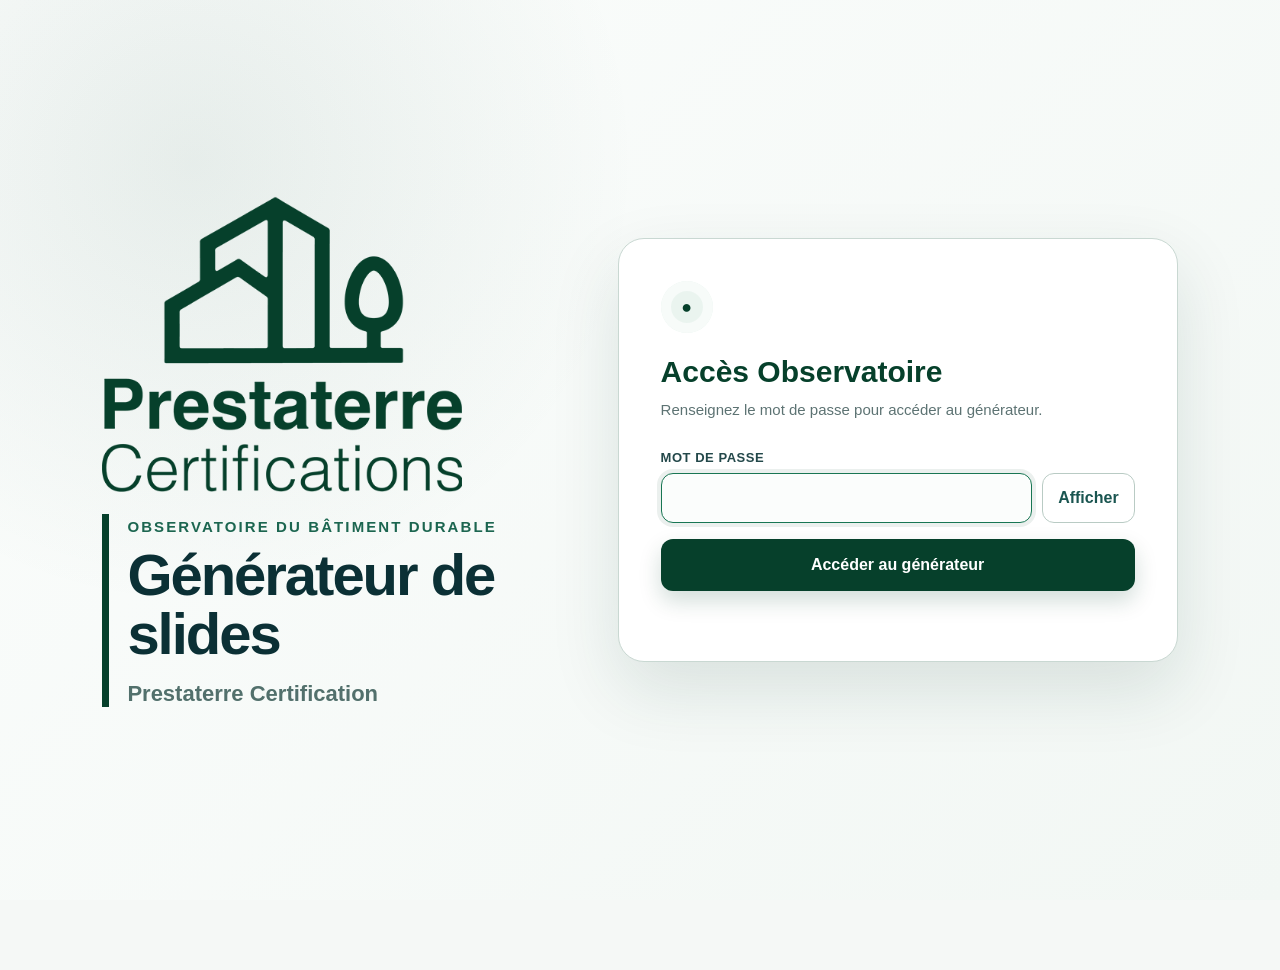
<file: index.html>
<!DOCTYPE html>
<html lang="fr">
<head>
  <meta charset="UTF-8" />
  <meta name="viewport" content="width=device-width, initial-scale=1.0" />
  <meta name="theme-color" content="#06402B" />
  <title>OBSLIDE V29.26.2 · Générateur de slides</title>
  <link rel="icon" type="image/png" sizes="64x64" href="assets/favicon.png" />
  <link rel="apple-touch-icon" href="assets/favicon.png" />
  <link rel="stylesheet" href="style.css?v=29.26.2" />
  <link rel="stylesheet" href="nexity-map.css?v=29.7.18" />
</head>
<body class="auth-locked">
  <section id="authScreen" class="auth-screen" aria-label="Accès au générateur">
    <div class="auth-brand">
      <img class="auth-logo" src="assets/prestaterre_logo_green.png" alt="Prestaterre Certification">
      <div>
        <p class="auth-eyebrow">OBSERVATOIRE DU BÂTIMENT DURABLE</p>
        <h1>Générateur de slides</h1>
        <p>Prestaterre Certification</p>
      </div>
    </div>
    <form id="authForm" class="auth-card" autocomplete="off">
      <div class="auth-card-icon" aria-hidden="true">●</div>
      <h2>Accès Observatoire</h2>
      <p>Renseignez le mot de passe pour accéder au générateur.</p>
      <label for="authPassword">Mot de passe</label>
      <div class="auth-password-row">
        <input id="authPassword" type="password" autocomplete="current-password" required autofocus />
        <button id="authToggle" class="auth-toggle" type="button" aria-label="Afficher ou masquer le mot de passe">Afficher</button>
      </div>
      <button class="auth-submit" type="submit">Accéder au générateur</button>
      <div id="authError" class="auth-error" role="alert" aria-live="polite"></div>
    </form>
  </section>

  <div id="appShell" class="app-shell" aria-hidden="true">
  <header class="app-header">
    <div>
      <p class="eyebrow">OBSERVATOIRE DU BÂTIMENT DURABLE</p>
      <h1>Générateur de slides</h1>
      <p class="app-subtitle">Slides modulables · export PNG/SVG · Google Slides éditable</p>
    </div>
    <div class="header-actions">
      <button id="bilanImportBtn" class="btn btn-secondary" type="button">Importer le bilan Excel</button>
      <button id="loadSaveBtn" class="btn btn-secondary" type="button">Charger</button>
      <button id="saveProjectBtn" class="btn btn-save" type="button">Sauvegarder</button>
      <button id="dataSourceBtn" class="btn btn-data-source" type="button" title="Connecter une source Google Sheets / Apps Script"><span id="dataSourceDot" class="data-source-dot"></span><span id="dataSourceLabel">Données</span></button>
      <button id="slideCatalogBtn" class="btn btn-secondary" type="button">Catalogue</button>
      <div class="add-slide-wrap">
        <select id="addSlideSelect" class="btn btn-secondary add-slide-select" aria-label="Ajouter une slide">
          <option value="">Ajouter slide ▾</option>
        </select>
      </div>
      <button id="presentationBtn" class="btn btn-secondary" type="button" title="Afficher les slides en plein écran avec les onglets">Présentation</button>
      <button id="exportBtn" class="btn btn-primary" type="button" title="Export PNG 4K">PNG 4K</button>
      <button id="exportGoogleSlidesBtn" class="btn btn-secondary" type="button" title="Export haute fidélité : textes éditables, graphiques et logos vectoriels, images source conservées">Google Slides</button>
      <select id="exportGoogleSlidesMode" class="btn btn-secondary google-slides-mode" aria-label="Portée de l’export Google Slides"><option value="all">Toutes les slides</option><option value="active">Slide active</option></select>
      <button id="exportSvgBtn" class="btn btn-secondary" type="button" title="Export SVG">SVG</button>
      <button id="exportWorkbookBtn" class="btn btn-secondary" type="button" title="Ouvrir le dialogue d’impression pour imprimer ou enregistrer tout le classeur en PDF">Export classeur</button>
      <input id="loadSaveInput" type="file" accept="application/json,.json" hidden />
    </div>
  </header>

  <dialog id="slideCatalog" class="bilan-import-dialog slide-catalog" aria-labelledby="slideCatalogTitle">
    <h2 id="slideCatalogTitle">Catalogue des slides</h2>
    <label for="slideCatalogSearch">Titre ou indicateur</label>
    <input id="slideCatalogSearch" type="search" placeholder="Rechercher une slide">
    <div class="catalog-grid">
      <div data-catalog-results></div>
      <div data-catalog-preview aria-live="polite"></div>
    </div>
    <div class="bilan-dialog-actions">
      <output aria-live="polite"></output>
      <button type="button" class="btn btn-secondary" data-catalog-clear>Tout désélectionner</button>
      <button type="button" class="btn btn-secondary" data-catalog-close>Fermer</button>
      <button type="button" class="btn btn-primary" data-catalog-add>Ajouter la sélection</button>
    </div>
  </dialog>

  <dialog id="bilanImportDialog" class="bilan-import-dialog" aria-labelledby="bilanImportTitle">
    <form id="bilanImportForm">
      <h2 id="bilanImportTitle">Importer le bilan Excel</h2>
      <p>Choisis le classeur de synthèse de l’Observatoire. Les données sont lues dans ce navigateur et incluses dans les sauvegardes du projet.</p>
      <label for="bilanImportFile">Classeur du bilan (.xlsx)</label>
      <input id="bilanImportFile" type="file" accept=".xlsx,application/vnd.openxmlformats-officedocument.spreadsheetml.sheet" required>
      <label class="topic-toggle"><input type="checkbox" name="addSlides" checked> <span>Ajouter les sept diapositives du bilan</span></label>
      <p id="bilanImportStatus" role="status" aria-live="polite"></p>
      <div class="bilan-dialog-actions">
        <button type="button" class="btn btn-secondary" id="bilanImportCancel">Fermer</button>
        <button type="submit" class="btn btn-primary">Importer</button>
      </div>
    </form>
  </dialog>

  <nav id="tabsNav" class="tabs" aria-label="Slides"></nav>

  <section id="globalFilterStrip" class="global-filter-strip" aria-label="Filtres de la slide active">
    <div id="slideFilterToolbar" class="slide-filter-toolbar" aria-label="Filtres de la slide active"></div>
  </section>

  <main class="workspace">
    <aside class="control-panel">
      <div class="control-panel-title">
        <span>PARAMÈTRES</span>
        <span id="saveStatus">Enregistré automatiquement</span>
      </div>
      <div id="controls"></div>
    </aside>

    <section class="preview-area">
      <div class="preview-toolbar">
        <div>
          <strong>Aperçu 16:9</strong>
          <span>Export : 3840 × 2160 px</span>
        </div>
        <div class="preview-controls">
          <div class="zoom-control">
            <label for="globalTextScaleRange">Textes globaux</label>
            <input id="globalTextScaleRange" type="range" min="70" max="160" value="100" />
            <span id="globalTextScaleValue">100 %</span>
          </div>
          <div class="zoom-control">
            <label for="slideTextScaleRange">Textes slide</label>
            <input id="slideTextScaleRange" type="range" min="70" max="160" value="100" />
            <span id="slideTextScaleValue">100 %</span>
          </div>
          <div class="zoom-control">
            <label for="zoomRange">Zoom aperçu</label>
            <input id="zoomRange" type="range" min="15" max="100" value="52" />
            <button id="fitPreviewBtn" class="preview-fit-btn" type="button" title="Afficher la slide entière dans la zone d’aperçu">Ajuster</button>
            <span id="zoomValue">52 %</span>
          </div>
        </div>
      </div>
      <div id="bilanEditor" class="bilan-editor" hidden>
        <button type="button" class="btn btn-secondary btn-small" data-bilan-editor-toggle aria-pressed="false">Éditer sur la slide</button>
        <div class="bilan-editor-tools" data-bilan-editor-tools hidden>
          <p>Clique sur un texte pour l’écrire. Pour déplacer un bloc, sélectionne-le puis fais glisser sa poignée.</p>
          <button type="button" class="btn btn-secondary btn-small" data-bilan-editor-add>Ajouter une zone de texte</button>
          <label class="bilan-editor-select">Bloc <select data-bilan-editor-block aria-label="Bloc à modifier"></select></label>
          <div class="bilan-editor-inspector" data-bilan-editor-inspector hidden>
            <label>Taille du texte <input type="range" min="40" max="300" step="1" value="100" data-bilan-editor-font aria-label="Taille du texte du bloc"> <output data-bilan-editor-font-value>100 %</output></label>
            <label>Horizontal <input type="number" min="-2000" max="2000" value="0" data-bilan-editor-x aria-label="Décalage horizontal"></label>
            <label>Vertical <input type="number" min="-2000" max="2000" value="0" data-bilan-editor-y aria-label="Décalage vertical"></label>
            <button type="button" class="btn btn-secondary btn-small" data-bilan-editor-reset>Rétablir position et taille</button>
            <button type="button" class="btn btn-danger btn-small" data-bilan-editor-remove hidden>Supprimer la zone de texte</button>
          </div>
        </div>
      </div>
      <div id="slideViewport" class="slide-viewport">
        <div id="slideStage" class="slide-stage">
          <section id="slide" class="slide" aria-label="Aperçu de la slide"></section>
          <button type="button" id="bilanDragHandle" class="bilan-drag-handle" aria-label="Déplacer le bloc sélectionné" title="Glisser ou utiliser les flèches du clavier" hidden>Déplacer</button>
        </div>
      </div>
    </section>
  </main>

  <div id="dataConnectModal" class="data-modal" hidden>
    <div class="data-modal-backdrop" data-data-close="1"></div>
    <section class="data-modal-card" role="dialog" aria-modal="true" aria-labelledby="dataModalTitle">
      <div class="data-modal-head"><div><span class="data-kicker">V29.7.16 · DATA CONNECTED</span><h2 id="dataModalTitle">Source de données</h2><p>Les slides compatibles se recalculent depuis une même base d’opérations, avec des filtres indépendants par slide.</p></div><button type="button" class="data-close" data-data-close="1">×</button></div>
      <div class="data-modal-grid">
        <div class="data-source-card">
          <label>Mode</label>
          <select id="dataMode"><option value="demo">Démonstration intégrée</option><option value="appsScript">Google Apps Script (JSON)</option><option value="googleSheet">Google Sheet public (CSV)</option><option value="paste">Tableau collé depuis Excel</option></select>
          <label data-source-url>URL de la source</label><input data-source-url id="dataUrl" type="url" placeholder="https://script.google.com/macros/s/.../exec ou URL Google Sheet">
          <label data-source-url>Nom de l’onglet Google Sheet</label><input data-source-url id="dataTab" type="text" value="OPERATIONS">
          <label data-source-paste hidden for="dataPaste">Tableau d’opérations copié depuis Excel (ligne d’en-têtes comprise, mêmes colonnes que l’onglet OPERATIONS)</label><textarea data-source-paste hidden id="dataPaste" rows="7" placeholder="Code interne&#9;Nom opération&#9;Contrat: Statut&#9;…"></textarea><p data-source-paste hidden class="data-paste-note">Le tableau reste dans cette page : il n’est pas enregistré dans le navigateur (recolle-le à la prochaine ouverture). Toutes les slides calculées depuis les opérations l’utilisent.</p>
          <div class="data-actions"><button id="dataConnectBtn" class="btn btn-primary" type="button">Connecter / actualiser</button><button id="dataDisconnectBtn" class="btn btn-secondary" type="button">Revenir au mode manuel</button></div><div class="data-resource-actions"><button id="dataShowGsBtn" class="btn btn-secondary btn-small" type="button">Code .gs</button><button id="dataCopyColumnsBtn" class="btn btn-secondary btn-small" type="button">Colonnes Excel</button><button id="dataHelpBtn" class="btn btn-secondary btn-small" type="button">Aide connexion</button></div>
          <label for="operationsFile">Importer OPERATIONS depuis un fichier local</label>
          <input id="operationsFile" type="file" accept=".csv,.tsv,.xlsx">
          <div id="dataFeedback" class="data-feedback">Aucune source connectée.</div>
        </div>
        <div class="data-filter-card data-filter-info-card">
          <div class="data-filter-title"><b>Filtres par slide</b><span id="dataFilteredCount">0 opération</span></div>
          <div class="data-connected-help"><b>Les filtres sont maintenant dans la barre horizontale générale, sous les onglets.</b><br>Chaque slide conserve son propre jeu de filtres : Année, Référentiel, Mentions, Maître d’ouvrage et Évaluation : Statut.</div>
        </div>
      </div>
    </section>
  </div>

  <div id="dataHelpModal" class="data-modal data-help-modal" hidden>
    <div class="data-modal-backdrop" data-data-help-close="1"></div>
    <section class="data-modal-card data-help-card" role="dialog" aria-modal="true" aria-labelledby="dataHelpTitle">
      <div class="data-modal-head"><div><span class="data-kicker">ASSISTANT DE CONNEXION</span><h2 id="dataHelpTitle">Aide</h2></div><button type="button" class="data-close" data-data-help-close="1">×</button></div>
      <div id="dataHelpBody" class="data-help-body"></div>
      <div class="data-actions data-help-footer"><button id="dataHelpCopy" class="btn btn-primary" type="button">Copier</button><button class="btn btn-secondary" type="button" data-data-help-close="1">Fermer</button></div>
    </section>
  </div>

  <aside id="dataExplorer" class="data-explorer" aria-hidden="true">
    <div class="data-explorer-backdrop" data-explorer-close="1"></div>
    <section class="data-explorer-panel">
      <div class="data-explorer-head"><div><span class="data-kicker">OPÉRATIONS SOURCES</span><h2 id="dataExplorerTitle">Détail</h2><p id="dataExplorerSub"></p></div><button type="button" class="data-close" data-explorer-close="1">×</button></div>
      <div class="data-explorer-tools"><input id="dataExplorerSearch" type="search" placeholder="Rechercher une opération, un MOA, un référentiel…"><button id="dataExplorerCopy" class="btn btn-secondary" type="button">Copier la liste</button><button id="dataExplorerCsv" class="btn btn-primary" type="button">Exporter CSV</button></div>
      <div id="dataExplorerList" class="data-explorer-list"></div>
    </section>
  </aside>
  <div id="toast" class="toast" role="status" aria-live="polite"></div>
  </div>
  <script src="auth.js?v=291"></script>
  <script src="nexity-geography.js?v=29.7.16"></script>
  <script src="nexity-core.js?v=29.7.18"></script>
  <script src="nexity-xlsx.js?v=29.7.16"></script>
  <script src="nexity-map.js?v=29.23.0"></script>
  <script src="nexity-podium.js?v=29.23.0"></script>
  <script src="carbon-table-import.js?v=29.7.27"></script>
  <script src="carbon-distribution.js?v=29.14.0"></script>
  <script src="requirements-slides.js?v=29.14.0"></script>
  <script src="assets/pptxgen.bundle.js?v=29.7.29"></script>
  <script src="obslide-pptx.js?v=1.1.0"></script>
  <script src="google-slides-export.js?v=29.8.0"></script>
  <script src="analytics-slides.js?v=29.23.1"></script>
  <script src="bilan-slides.js?v=29.26.2"></script>
  <script src="bilan-editor.js?v=29.22.0"></script>
  <script src="focused-slides.js?v=29.23.1"></script>
  <script src="app.js?v=29.26.2"></script>
</body>
</html>
</file>
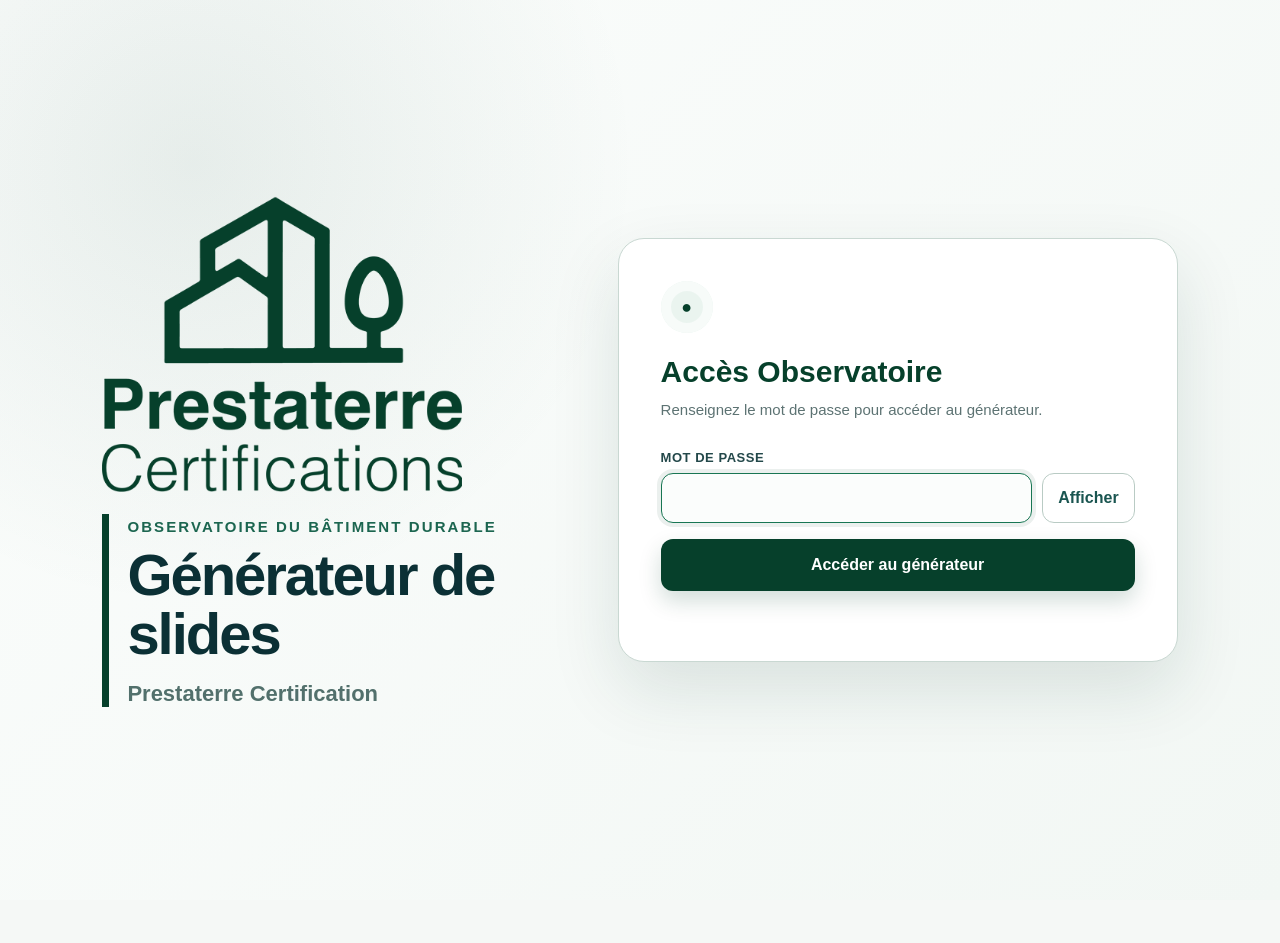
<file: _qa.html>
<!DOCTYPE html>
<html lang="fr">
<head>
  <meta charset="UTF-8" />
  <meta name="viewport" content="width=device-width, initial-scale=1.0" />
  <meta name="theme-color" content="#06402B" />
  <title>Obslide - Vérification</title>
  <link rel="icon" type="image/png" sizes="64x64" href="assets/favicon.png" />
  <link rel="apple-touch-icon" href="assets/favicon.png" />
  <link rel="stylesheet" href="style.css?v=29.7.14" />
  <link rel="stylesheet" href="nexity-map.css?v=29.7.14" />
</head>
<body class="auth-locked">
  <section id="authScreen" class="auth-screen" aria-label="Accès au générateur">
    <div class="auth-brand">
      <img class="auth-logo" src="assets/prestaterre_logo_green.png" alt="Prestaterre Certification">
      <div>
        <p class="auth-eyebrow">OBSERVATOIRE DU BÂTIMENT DURABLE</p>
        <h1>Générateur de slides</h1>
        <p>Prestaterre Certification</p>
      </div>
    </div>
    <form id="authForm" class="auth-card" autocomplete="off">
      <div class="auth-card-icon" aria-hidden="true">●</div>
      <h2>Accès Observatoire</h2>
      <p>Renseignez le mot de passe pour accéder au générateur.</p>
      <label for="authPassword">Mot de passe</label>
      <div class="auth-password-row">
        <input id="authPassword" type="password" autocomplete="current-password" required autofocus />
        <button id="authToggle" class="auth-toggle" type="button" aria-label="Afficher ou masquer le mot de passe">Afficher</button>
      </div>
      <button class="auth-submit" type="submit">Accéder au générateur</button>
      <div id="authError" class="auth-error" role="alert" aria-live="polite"></div>
    </form>
  </section>

  <div id="appShell" class="app-shell" aria-hidden="true">
  <header class="app-header">
    <div>
      <p class="eyebrow">OBSERVATOIRE DU BÂTIMENT DURABLE</p>
      <h1>Générateur de slides</h1>
      <p class="app-subtitle">Slides modulables · saisie libre · export PNG 4K 16:9</p>
    </div>
    <div class="header-actions">
      <button id="loadSaveBtn" class="btn btn-secondary" type="button">Charger</button>
      <button id="saveProjectBtn" class="btn btn-save" type="button">Sauvegarder</button>
      <button id="dataSourceBtn" class="btn btn-data-source" type="button" title="Connecter une source Google Sheets / Apps Script"><span id="dataSourceDot" class="data-source-dot"></span><span id="dataSourceLabel">Données</span></button>
      <div class="add-slide-wrap">
        <select id="addSlideSelect" class="btn btn-secondary add-slide-select" aria-label="Ajouter une slide">
          <option value="">Ajouter slide ▾</option>
        </select>
      </div>
      <button id="presentationBtn" class="btn btn-secondary" type="button" title="Afficher les slides en plein écran avec les onglets">Présentation</button>
      <button id="exportBtn" class="btn btn-primary" type="button" title="Export PNG 4K">PNG 4K</button>
      <button id="exportSvgBtn" class="btn btn-secondary" type="button" title="Export SVG">SVG</button>
      <button id="exportWorkbookBtn" class="btn btn-secondary" type="button" title="Ouvrir le dialogue d’impression pour imprimer ou enregistrer tout le classeur en PDF">Export classeur</button>
      <input id="loadSaveInput" type="file" accept="application/json,.json" hidden />
    </div>
  </header>

  <nav id="tabsNav" class="tabs" aria-label="Slides"></nav>

  <section id="globalFilterStrip" class="global-filter-strip" aria-label="Filtres de la slide active">
    <div id="slideFilterToolbar" class="slide-filter-toolbar" aria-label="Filtres de la slide active"></div>
  </section>

  <main class="workspace">
    <aside class="control-panel">
      <div class="control-panel-title">
        <span>PARAMÈTRES</span>
        <span id="saveStatus">Enregistré automatiquement</span>
      </div>
      <div id="controls"></div>
    </aside>

    <section class="preview-area">
      <div class="preview-toolbar">
        <div>
          <strong>Aperçu 16:9</strong>
          <span>Export : 3840 × 2160 px</span>
        </div>
        <div class="preview-controls">
          <div class="zoom-control">
            <label for="globalTextScaleRange">Textes globaux</label>
            <input id="globalTextScaleRange" type="range" min="70" max="160" value="100" />
            <span id="globalTextScaleValue">100 %</span>
          </div>
          <div class="zoom-control">
            <label for="slideTextScaleRange">Textes slide</label>
            <input id="slideTextScaleRange" type="range" min="70" max="160" value="100" />
            <span id="slideTextScaleValue">100 %</span>
          </div>
          <div class="zoom-control">
            <label for="zoomRange">Zoom aperçu</label>
            <input id="zoomRange" type="range" min="15" max="100" value="52" />
            <button id="fitPreviewBtn" class="preview-fit-btn" type="button" title="Afficher la slide entière dans la zone d’aperçu">Ajuster</button>
            <span id="zoomValue">52 %</span>
          </div>
        </div>
      </div>
      <div id="slideViewport" class="slide-viewport">
        <div id="slideStage" class="slide-stage">
          <section id="slide" class="slide" aria-label="Aperçu de la slide"></section>
        </div>
      </div>
    </section>
  </main>

  <div id="dataConnectModal" class="data-modal" hidden>
    <div class="data-modal-backdrop" data-data-close="1"></div>
    <section class="data-modal-card" role="dialog" aria-modal="true" aria-labelledby="dataModalTitle">
      <div class="data-modal-head"><div><span class="data-kicker">V29.7.14 · DATA CONNECTED</span><h2 id="dataModalTitle">Source de données</h2><p>Les slides compatibles se recalculent depuis une même base d’opérations, avec des filtres indépendants par slide.</p></div><button type="button" class="data-close" data-data-close="1">×</button></div>
      <div class="data-modal-grid">
        <div class="data-source-card">
          <label>Mode</label>
          <select id="dataMode"><option value="demo">Démonstration intégrée</option><option value="appsScript">Google Apps Script (JSON)</option><option value="googleSheet">Google Sheet public (CSV)</option></select>
          <label>URL de la source</label><input id="dataUrl" type="url" placeholder="https://script.google.com/macros/s/.../exec ou URL Google Sheet">
          <label>Nom de l’onglet Google Sheet</label><input id="dataTab" type="text" value="OPERATIONS">
          <div class="data-actions"><button id="dataConnectBtn" class="btn btn-primary" type="button">Connecter / actualiser</button><button id="dataDisconnectBtn" class="btn btn-secondary" type="button">Revenir au mode manuel</button></div><div class="data-resource-actions"><button id="dataShowGsBtn" class="btn btn-secondary btn-small" type="button">Code .gs</button><button id="dataCopyColumnsBtn" class="btn btn-secondary btn-small" type="button">Colonnes Excel</button><button id="dataHelpBtn" class="btn btn-secondary btn-small" type="button">Aide connexion</button></div>
          <div id="dataFeedback" class="data-feedback">Aucune source connectée.</div>
        </div>
        <div class="data-filter-card data-filter-info-card">
          <div class="data-filter-title"><b>Filtres par slide</b><span id="dataFilteredCount">0 opération</span></div>
          <div class="data-connected-help"><b>Les filtres sont maintenant dans la barre horizontale générale, sous les onglets.</b><br>Chaque slide conserve son propre jeu de filtres : Année, Référentiel, Mentions, Maître d’ouvrage et Évaluation : Statut.</div>
        </div>
      </div>
    </section>
  </div>

  <div id="dataHelpModal" class="data-modal data-help-modal" hidden>
    <div class="data-modal-backdrop" data-data-help-close="1"></div>
    <section class="data-modal-card data-help-card" role="dialog" aria-modal="true" aria-labelledby="dataHelpTitle">
      <div class="data-modal-head"><div><span class="data-kicker">ASSISTANT DE CONNEXION</span><h2 id="dataHelpTitle">Aide</h2></div><button type="button" class="data-close" data-data-help-close="1">×</button></div>
      <div id="dataHelpBody" class="data-help-body"></div>
      <div class="data-actions data-help-footer"><button id="dataHelpCopy" class="btn btn-primary" type="button">Copier</button><button class="btn btn-secondary" type="button" data-data-help-close="1">Fermer</button></div>
    </section>
  </div>

  <aside id="dataExplorer" class="data-explorer" aria-hidden="true">
    <div class="data-explorer-backdrop" data-explorer-close="1"></div>
    <section class="data-explorer-panel">
      <div class="data-explorer-head"><div><span class="data-kicker">OPÉRATIONS SOURCES</span><h2 id="dataExplorerTitle">Détail</h2><p id="dataExplorerSub"></p></div><button type="button" class="data-close" data-explorer-close="1">×</button></div>
      <div class="data-explorer-tools"><input id="dataExplorerSearch" type="search" placeholder="Rechercher une opération, un MOA, un référentiel…"><button id="dataExplorerCopy" class="btn btn-secondary" type="button">Copier la liste</button><button id="dataExplorerCsv" class="btn btn-primary" type="button">Exporter CSV</button></div>
      <div id="dataExplorerList" class="data-explorer-list"></div>
    </section>
  </aside>
  <div id="toast" class="toast" role="status" aria-live="polite"></div>
  </div>
  <script src="auth.js?v=291"></script>
  <script src="nexity-geography.js?v=29.7.14"></script>
  <script src="nexity-core.js?v=29.7.14"></script>
  <script src="nexity-xlsx.js?v=29.7.14"></script>
  <script src="nexity-map.js?v=29.7.14"></script>
  <script src="app.js?v=29.7.14"></script>
</body>
</html>
</file>
<file: style.css>
:root {
  --green-900: #06402B;
  --green-800: #0b5a3d;
  --green-700: #16714c;
  --green-500: #43995f;
  --green-300: #9dc68d;
  --green-100: #e9f2ec;
  --teal-900: #07343a;
  --ink: #0b2328;
  --muted: #607277;
  --line: #cbd8d5;
  --panel: #f7faf9;
  --panel-2: #eef4f2;
  --orange: #f2a000;
  --orange-dark: #e96a13;
  --yellow: #f7d640;
  --red: #e74f1d;
  --grey: #aeb7b5;
  --white: #ffffff;
  --shadow: 0 12px 36px rgba(6, 64, 43, .12);
  --radius: 18px;
}

* { box-sizing: border-box; }

html, body { min-height: 100%; }

body {
  margin: 0;
  font-family: Arial, Helvetica, sans-serif;
  color: var(--ink);
  background: #edf3f1;
}

button, input, select, textarea { font: inherit; }
button { cursor: pointer; }

.app-header {
  display: flex;
  justify-content: space-between;
  align-items: center;
  gap: 24px;
  padding: 18px 28px 16px;
  background: #fff;
  border-bottom: 1px solid #dce6e3;
}

.eyebrow {
  margin: 0 0 4px;
  color: var(--green-700);
  font-size: 11px;
  font-weight: 800;
  letter-spacing: .14em;
}

.app-header h1 {
  margin: 0;
  font-size: 26px;
  line-height: 1.1;
}

.app-subtitle {
  margin: 5px 0 0;
  color: var(--muted);
  font-size: 13px;
}

.header-actions { display: flex; gap: 6px; flex-wrap: nowrap; justify-content: flex-end; align-items: center; }

.btn {
  border: 0;
  border-radius: 10px;
  padding: 7px 9px;
  font-weight: 800;
  font-size: 11px;
  line-height: 1.1;
  white-space: nowrap;
  transition: .18s ease;
}

.btn:hover { transform: translateY(-1px); }
.btn-primary { color: #fff; background: var(--green-900); box-shadow: 0 7px 18px rgba(6,64,43,.2); }
.btn-save { color: #fff; background: var(--green-700); box-shadow: 0 7px 18px rgba(22,113,76,.18); }
.btn-secondary { color: var(--green-900); background: var(--green-100); }
.btn-small { padding: 8px 10px; font-size: 12px; }
.btn-danger { color: #8d2d1a; background: #fff1ed; }

.tabs {
  display: flex;
  gap: 8px;
  padding: 10px 28px;
  background: #fff;
  border-bottom: 1px solid #dce6e3;
  overflow-x: auto;
}

.tab {
  border: 1px solid #d2dfdc;
  background: #f8fbfa;
  color: #3d5559;
  padding: 10px 14px;
  border-radius: 999px;
  white-space: nowrap;
  font-size: 13px;
  font-weight: 800;
}

.tab.active {
  color: #fff;
  border-color: var(--green-900);
  background: var(--green-900);
}

.workspace {
  display: grid;
  grid-template-columns: 390px 1fr;
  min-height: calc(100vh - 146px);
}

.control-panel {
  background: #fff;
  border-right: 1px solid #dce6e3;
  min-height: 100%;
  max-height: calc(100vh - 146px);
  overflow: auto;
  padding: 18px;
}

.control-panel-title {
  display: flex;
  justify-content: space-between;
  align-items: center;
  gap: 10px;
  padding-bottom: 12px;
  border-bottom: 1px solid #e0e9e7;
  font-size: 11px;
  font-weight: 900;
  letter-spacing: .08em;
}

.control-panel-title span:last-child {
  color: #7c8b8e;
  font-weight: 600;
  letter-spacing: 0;
}

.control-section {
  padding: 16px 0;
  border-bottom: 1px solid #e3ebe9;
}

.control-section:last-child { border-bottom: 0; }
.control-section h3 { margin: 0 0 11px; font-size: 14px; }
.control-section p.help { margin: -4px 0 12px; color: var(--muted); font-size: 12px; line-height: 1.45; }

.field { margin-bottom: 10px; }
.field:last-child { margin-bottom: 0; }
.field label { display: block; margin-bottom: 5px; font-size: 11px; color: #465b60; font-weight: 800; }
.field input, .field select, .field textarea {
  width: 100%;
  border: 1px solid #cbd8d5;
  border-radius: 9px;
  padding: 9px 10px;
  background: #fff;
  color: var(--ink);
  outline: none;
}
.field textarea { min-height: 62px; resize: vertical; }
.field input:focus, .field select:focus, .field textarea:focus {
  border-color: var(--green-700);
  box-shadow: 0 0 0 3px rgba(22,113,76,.1);
}

.fields-2 { display: grid; grid-template-columns: 1fr 1fr; gap: 8px; }
.fields-3 { display: grid; grid-template-columns: 1fr 1fr 1fr; gap: 8px; }

.data-list { display: flex; flex-direction: column; gap: 8px; }
.data-row {
  display: grid;
  grid-template-columns: minmax(0,1fr) 72px 34px;
  gap: 6px;
  align-items: end;
}
.data-row .field { margin: 0; }
.data-row .remove-row {
  width: 34px;
  height: 38px;
  padding: 0;
  border: 0;
  border-radius: 8px;
  background: #fff1ed;
  color: #9a3820;
  font-size: 18px;
  font-weight: 900;
}
.custom-row {
  display: grid;
  grid-template-columns: 1fr 76px 34px;
  gap: 6px;
  align-items: end;
}
.custom-input { margin-top: 5px; }

.section-actions { display: flex; justify-content: flex-end; margin-top: 10px; }

.inline-note {
  margin-top: 9px;
  padding: 9px 10px;
  background: #f3f7f6;
  border-radius: 9px;
  color: #587075;
  font-size: 11px;
  line-height: 1.4;
}
.inline-note.warn { background: #fff7e8; color: #8a5a00; }

.preview-area {
  min-width: 0;
  height: calc(100vh - 146px);
  min-height: 0;
  padding: 18px;
  overflow: hidden;
  display: flex;
  flex-direction: column;
}
.preview-toolbar {
  display: flex;
  justify-content: space-between;
  align-items: center;
  gap: 16px;
  margin-bottom: 12px;
  flex: 0 0 auto;
}
.preview-toolbar strong { display: block; font-size: 13px; }
.preview-toolbar span { color: var(--muted); font-size: 12px; }
.zoom-control { display: flex; align-items: center; gap: 8px; }
.zoom-control label { font-size: 12px; font-weight: 800; }
.zoom-control input { width: 150px; }

.slide-viewport {
  width: 100%;
  flex: 1 1 auto;
  min-height: 0;
  height: auto;
  overflow: auto;
  border: 1px solid #d4e0dd;
  border-radius: 18px;
  background: #dfe8e5;
  padding: 22px;
}
.slide-stage { transform-origin: top left; margin: 0 auto; }

.slide {
  position: relative;
  width: 1600px;
  height: 900px;
  overflow: hidden;
  background: #fff;
  color: var(--ink);
  box-shadow: var(--shadow);
  transform-origin: top left;
}

/* ---------------------------
   Shared slide language
   --------------------------- */

.slide * { box-sizing: border-box; }
/* V29.11 : marge de 1 cm en haut (voir frameSlide) ; le bloc garde son repère 1600 × 900 pour les positions absolues. */
.slide-safe { position: absolute; left: 0; top: 0; width: 1600px; height: 900px; transform-origin: 50% 0; transform: translateY(var(--slide-safe-top)) scale(var(--slide-safe-scale)); }
.slide h1, .slide h2, .slide h3, .slide p { margin: 0; }
.slide .s-head {
  position: absolute;
  left: 58px;
  right: 58px;
  top: 34px;
  height: 94px;
  display: flex;
  justify-content: space-between;
  align-items: flex-start;
}
.slide .s-title-wrap { display: flex; flex: 1; min-width: 0; gap: 18px; align-items: stretch; margin-left: 218px; max-width: calc(100% - 540px); }
.slide .s-title-line { width: 5px; border-radius: 10px; background: var(--teal-900); }
.slide .s-title { max-width: 820px; min-width: 0; }
.slide .s-title h1 { font-size: 31px; line-height: 1.02; letter-spacing: .01em; font-weight: 900; white-space: nowrap; overflow: hidden; text-overflow: ellipsis; }
.slide .s-title p { margin-top: 4px; font-size: 18px; line-height: 1.1; color: #1c5960; white-space: nowrap; overflow: hidden; text-overflow: ellipsis; }
.slide .s-title .s-note { margin-top: 6px; font-size: 13px; color: #6e7b7e; font-style: italic; }
.slide .tip {
  display: flex;
  flex-shrink: 0;
  align-items: center;
  gap: 14px;
  max-width: 410px;
  margin-left: 24px;
  padding: 14px 18px;
  border-radius: 14px;
  background: linear-gradient(90deg, #e7f0ed, #f0f5f3);
  font-size: 16px;
  line-height: 1.25;
}
.slide .tip-icon, .slide .round-icon {
  flex: 0 0 auto;
  display: inline-flex;
  align-items: center;
  justify-content: center;
  border-radius: 50%;
  color: #fff;
  background: radial-gradient(circle at 30% 30%, #0d6c5d, #073b3f 72%);
}
.slide .tip-icon { width: 54px; height: 54px; font-size: 27px; }
.slide .round-icon { width: 44px; height: 44px; font-size: 22px; }
.slide .card {
  border: 1.5px solid #c3d2cf;
  border-radius: 24px;
  background: #fff;
}
.slide .card-tab {
  position: absolute;
  top: -34px;
  left: 74px;
  min-width: 290px;
  height: 54px;
  display: flex;
  align-items: center;
  gap: 12px;
  padding: 0 28px 0 54px;
  color: #fff;
  background: linear-gradient(90deg, #07504a, #06402b);
  border-radius: 0 14px 14px 0;
  font-size: 22px;
  font-weight: 900;
}
.slide .card-tab .tab-icon {
  position: absolute;
  left: -32px;
  width: 70px;
  height: 70px;
  display: flex;
  align-items: center;
  justify-content: center;
  border: 8px solid #fff;
  border-radius: 50%;
  background: radial-gradient(circle at 30% 30%, #0d6c5d, #073b3f 72%);
  font-size: 30px;
}
.slide .mini-header { font-size: 13px; color: #4e6367; font-weight: 900; letter-spacing: .03em; }
.slide .metric { font-weight: 900; color: #073d42; }
.slide .metric.green { color: #2d7f39; }
.slide .muted { color: #64777b; }
.slide .divider { height: 1px; background: #ccd8d6; }

.slide .footer-note {
  position: absolute;
  left: 58px;
  right: 58px;
  bottom: 34px;
  min-height: 82px;
  display: flex;
  align-items: center;
  gap: 20px;
  padding: 15px 24px;
  border: 1px solid #c6d3d0;
  border-radius: 16px;
  background: #fff;
  font-size: 14px;
  line-height: 1.4;
}

/* Bars */
.bar-chart { display: flex; flex-direction: column; gap: 7px; }
.bar-row { display: grid; grid-template-columns: 210px 1fr 46px 54px; gap: 10px; align-items: center; }
.bar-name { text-align: right; font-size: 14px; line-height: 1.15; }
.bar-track { height: 18px; border-radius: 4px; background: #edf2f0; overflow: hidden; }
.bar-fill { height: 100%; border-radius: 4px; background: linear-gradient(90deg, #0d8150, #2ea660); }
.bar-fill.orange { background: linear-gradient(90deg, #f3b300, #f68a00); }
.bar-count { font-size: 15px; font-weight: 900; }
.bar-percent { color: #66787b; font-size: 12px; }

/* Repères */
.reperes-box {
  border: 1px solid #cad7d4;
  border-radius: 16px;
  overflow: hidden;
  background: #fff;
}
.reperes-title { padding: 10px 15px; font-weight: 900; border-bottom: 1px solid #d7e1df; }
.repere-row { display: flex; align-items: flex-start; gap: 10px; padding: 6px 14px; border-bottom: 1px solid #e2e9e7; font-size: 11.5px; line-height: 1.25; }
.repere-row:last-child { border-bottom: 0; }
.repere-dot { flex: 0 0 auto; width: 24px; height: 24px; display:flex; align-items:center; justify-content:center; border-radius:50%; background:#0c7c4d; color:#fff; font-size:12px; }

/* Donuts */
.donut-wrap { display: flex; align-items: center; gap: 18px; }
.donut {
  width: 126px;
  height: 126px;
  border-radius: 50%;
  position: relative;
  flex: 0 0 auto;
}
.donut::after {
  content: "";
  position: absolute;
  inset: 28px;
  border-radius: 50%;
  background: #fff;
}
.legend { display: flex; flex-direction: column; gap: 8px; min-width: 0; }
.legend-item { display: grid; grid-template-columns: 13px 55px 1fr; gap: 8px; align-items: start; font-size: 12px; line-height: 1.2; }
.legend-swatch { width: 13px; height: 13px; margin-top: 1px; border-radius: 2px; }
.legend-val { font-weight: 900; }

/* Gauges */
.gauge { position: relative; height: 54px; }
.gauge-track {
  position: absolute;
  left: 0;
  right: 0;
  top: 21px;
  height: 14px;
  border-radius: 20px;
  background: linear-gradient(90deg, #006b44 0%, #79b64b 36%, #f5d13b 62%, #f39b18 80%, #ed4e1c 100%);
}
.gauge-tick { position: absolute; top: 37px; font-size: 11px; color: #53676b; transform: translateX(-50%); }
.gauge-marker { position: absolute; top: 0; transform: translateX(-50%); text-align: center; }
.gauge-marker .marker-label { font-size: 12px; font-weight: 900; white-space: nowrap; }
.gauge-marker .pin { width: 15px; height: 15px; margin: 4px auto 0; border-radius: 50% 50% 50% 0; transform: rotate(-45deg); background: var(--green-900); }
.gauge-marker.orange .pin { background: var(--orange); }
.gauge-marker.grey .pin { background: #808b8c; }
.gauge-marker .stem { width: 2px; height: 9px; margin: -2px auto 0; background: currentColor; opacity: .7; }

/* Simple building illustration */
.building-ill { width: 100%; height: 100%; }
.building-ill .b-stroke { stroke: #102f34; stroke-width: 4; fill: none; stroke-linecap: round; stroke-linejoin: round; }
.building-ill .b-soft { stroke: #6f8587; stroke-width: 2; fill: none; }
.building-ill .b-fill { fill: #f6f8f7; stroke: #102f34; stroke-width: 4; }
.building-ill .b-side { fill: #e9efed; stroke: #102f34; stroke-width: 4; }
.building-ill .b-roof { fill: #233a3f; }
.building-ill .b-core { fill: #31494d; }
.building-ill .b-ins { fill: #c7e1a7; stroke: #6b9d50; stroke-width: 2; }
.building-ill .b-ground { fill: #eef3f1; stroke: #9fb1ad; stroke-width: 2; }
.building-ill .b-base { fill: #2d4448; }
.building-ill .b-shadow { fill: #dce7e3; }
.building-ill .b-pillar { fill: #51686b; }
.building-ill .b-balcony { stroke: #264145; stroke-width: 2; fill: #eff4f3; }
.building-ill .b-furniture { stroke: #587174; stroke-width: 2; fill: none; stroke-linecap: round; }
.building-ill .b-green { fill: #a5c785; stroke: #3d6e45; stroke-width: 2; }


/* Slide 1 */
.labels-slide .left-card { position:absolute; left:30px; top:198px; width:720px; height:550px; padding:48px 30px 20px; }
.labels-slide .right-card { position:absolute; right:30px; top:198px; width:790px; height:550px; padding:48px 30px 20px; }
.labels-slide .chart-zone { height: 250px; overflow: hidden; }
.labels-slide .reperes-box { min-height: 190px; margin-top: 16px; }
.labels-slide .right-card .bar-row { grid-template-columns: 225px 1fr 40px 50px; gap: 8px; }
.labels-slide .right-card .chart-zone { height: 300px; }
.labels-slide .right-card .reperes-box { min-height: 170px; margin-top: 10px; }
.labels-slide .footer-note { min-height: 80px; }
.labels-slide .summary-grid { display:grid; grid-template-columns:1fr 1fr 1fr; gap:0; width:100%; }
.labels-slide .summary-item { display:flex; align-items:center; gap:13px; padding:0 20px; border-right:1px solid #cad6d3; font-size:13px; }
.labels-slide .summary-item:last-child { border-right:0; }

/* Slide 2 equipments */
.equipment-slide .heat-card { position:absolute; left:26px; top:174px; width:345px; height:254px; padding:40px 20px 16px; }
.equipment-slide .ecs-card { position:absolute; right:26px; top:174px; width:345px; height:254px; padding:40px 20px 16px; }
.equipment-slide .cool-card { position:absolute; left:26px; top:452px; width:345px; height:254px; padding:40px 20px 16px; }
.equipment-slide .vent-card { position:absolute; right:26px; top:452px; width:345px; height:254px; padding:40px 20px 16px; }
.equipment-slide .building-zone { position:absolute; left:350px; top:118px; width:900px; height:610px; }
.equipment-slide .performance-card { position:absolute; left:165px; right:165px; top:736px; height:138px; border:1.5px solid #c3d2cf; border-radius:18px; padding:34px 14px 10px; }
.equipment-slide .performance-card .card-tab { left:34px; min-width:430px; }
.equipment-slide .equip-title { font-size:12px; font-weight:900; margin-bottom:10px; }
.equipment-slide .dominant { margin-top:10px; padding-top:0; }
.equipment-slide .dominant .name { font-size:13px; font-weight:900; line-height:1.12; }
.equipment-slide .dominant .pct { color:#2d7f39; font-size:24px; font-weight:900; }
.equipment-slide .metrics-grid { display:grid; grid-template-columns:1.05fr 1fr 1.1fr 1.15fr; gap:0; height:100%; }
.equipment-slide .perf-cell { padding:0 12px; border-right:1px solid #cbd8d5; }
.equipment-slide .perf-cell:last-child { border-right:0; }
.equipment-slide .perf-cell .head { display:flex; gap:6px; align-items:center; font-size:10px; font-weight:900; }
.equipment-slide .perf-values { display:grid; grid-template-columns:repeat(3,1fr); gap:4px; margin-top:7px; }
.equipment-slide .perf-value span { display:block; font-size:8px; color:#617478; }
.equipment-slide .perf-value b { display:block; margin-top:2px; font-size:14px; color:#2d7f39; }
.equipment-slide .mini-gauge { margin-top:8px; position:relative; height:20px; }
.equipment-slide .mini-gauge .track { position:absolute; left:0; right:0; top:8px; height:7px; border-radius:10px; background:linear-gradient(90deg,#0b7c4c,#7fb44d,#f2ce38,#e96918); }
.equipment-slide .mini-gauge .marker { position:absolute; top:0; width:0; height:0; border-left:6px solid transparent; border-right:6px solid transparent; border-top:11px solid #283d40; transform:translateX(-50%); }
.equipment-slide .card-tab, .envelope-slide .card-tab { left:54px; min-width:235px; height:46px; padding:0 18px 0 42px; font-size:17px; }
.equipment-slide .card-tab .tab-icon, .envelope-slide .card-tab .tab-icon { left:-24px; width:56px; height:56px; border-width:6px; font-size:24px; }
.equipment-slide .legend-item, .envelope-slide .legend-item { grid-template-columns: 12px 50px 1fr; gap: 7px; font-size: 11px; }
.equipment-slide .legend { gap: 6px; }

/* Slide 3 envelope */
.envelope-slide .mode-card { position:absolute; left:25px; top:170px; width:365px; height:340px; padding:46px 24px 20px; }
.envelope-slide .roof-card { position:absolute; right:25px; top:170px; width:440px; height:350px; padding:46px 24px 20px; }
.envelope-slide .facade-card { position:absolute; right:25px; top:545px; width:440px; height:300px; padding:46px 24px 18px; }
.envelope-slide .floor-card { position:absolute; left:255px; top:676px; width:695px; height:175px; padding:42px 22px 15px; }
.envelope-slide .building-zone { position:absolute; left:350px; top:128px; width:860px; height:620px; }
.envelope-slide .floor-layout { display:grid; grid-template-columns:1.35fr .9fr; gap:18px; height:100%; }
.envelope-slide .floor-layout > div:last-child { border-left:1px solid #cbd8d5; padding-left:18px; }
.envelope-slide .r-box { margin-top:12px; border-top:1px solid #cbd8d5; padding-top:10px; }
.envelope-slide .r-row { display:flex; justify-content:space-between; align-items:flex-end; }
.envelope-slide .r-value { font-size:27px; font-weight:900; color:#2d7f39; }
.envelope-slide .r-label { font-size:11px; font-weight:900; }
.envelope-slide .quality { margin-top:4px; color:#2d7f39; font-size:11px; font-weight:900; text-align:right; }

/* Slide 4 carbon */
.carbon-slide .energy-card { position:absolute; left:55px; top:245px; width:690px; height:515px; padding:52px 28px 22px; }
.carbon-slide .construction-card { position:absolute; right:55px; top:245px; width:690px; height:515px; padding:52px 28px 22px; }
.carbon-slide .carbon-values { display:grid; grid-template-columns:1fr 1fr; margin-bottom:26px; border-radius:14px; background:linear-gradient(90deg,#f3f7f6,#f6f9f8); }
.carbon-slide .carbon-value { padding:17px 20px; text-align:center; }
.carbon-slide .carbon-value:first-child { border-right:1px solid #bfcfcb; }
.carbon-slide .carbon-value .label { font-size:13px; font-weight:900; }
.carbon-slide .carbon-value b { display:block; margin-top:6px; font-size:40px; color:#073d42; }
.carbon-slide .carbon-value .unit { margin-top:2px; font-size:14px; }
.carbon-slide .carbon-gauge { padding:0 4px; margin-top:6px; }
.carbon-slide .thresholds { position:relative; height:85px; margin-top:4px; }
.carbon-slide .threshold-line { position:absolute; left:0; right:0; height:1px; background:#cbd8d5; }
.carbon-slide .threshold-label { position:absolute; left:0; font-size:12px; font-weight:900; }
.carbon-slide .threshold-point { position:absolute; width:10px; height:10px; border-radius:50%; transform:translate(-50%,-50%); }
.carbon-slide .threshold-vline { position:absolute; width:1px; top:-13px; height:43px; border-left:1px dashed currentColor; }
.carbon-slide .carbon-explainer { margin-top:10px; padding:13px 15px; border-radius:12px; background:#f1f6f4; font-size:13px; line-height:1.4; }
.carbon-slide .carbon-explainer b { color:#073d42; }
.carbon-slide .footer-note { bottom:32px; }
.carbon-slide .legend-inline { margin-left:auto; display:flex; gap:30px; font-size:13px; }
.carbon-slide .legend-inline span { display:flex; gap:8px; align-items:center; }
.carbon-slide .legend-pin { width:11px; height:11px; border-radius:50% 50% 50% 0; transform:rotate(-45deg); display:inline-block; }

.toast {
  position: fixed;
  right: 22px;
  bottom: 22px;
  z-index: 50;
  max-width: 360px;
  padding: 12px 16px;
  border-radius: 12px;
  color: #fff;
  background: #073d42;
  box-shadow: 0 12px 30px rgba(0,0,0,.18);
  opacity: 0;
  transform: translateY(12px);
  pointer-events: none;
  transition: .2s ease;
}
.toast.show { opacity:1; transform:translateY(0); }

@media (max-width: 1100px) {
  .workspace { grid-template-columns: 340px 1fr; }
  .app-header { align-items:flex-start; }
}

@media (max-width: 850px) {
  .app-header { flex-direction:column; }
  .workspace { display:block; }
  .control-panel { max-height:none; border-right:0; border-bottom:1px solid #dce6e3; }
  .slide-viewport { min-height:500px; }
}


/* V4 refinements for slides 2 and 3 */
.building-photo { width: 100%; height: 100%; object-fit: contain; display: block; }
.equipment-slide .building-zone, .envelope-slide .building-zone {
  display: flex;
  align-items: center;
  justify-content: center;
  overflow: hidden;
}

.equipment-slide .card-tab, .envelope-slide .card-tab {
  top: -26px;
  left: 40px;
  min-width: 205px;
  height: 40px;
  padding: 0 16px 0 36px;
  font-size: 14px;
  white-space: nowrap;
}
.equipment-slide .card-tab .tab-icon, .envelope-slide .card-tab .tab-icon {
  left: -20px;
  width: 48px;
  height: 48px;
  border-width: 5px;
  font-size: 20px;
}
.equipment-slide .equip-title, .envelope-slide .equip-title {
  font-size: 11px;
  margin-bottom: 8px;
}
.equipment-slide .donut, .envelope-slide .donut {
  width: 108px;
  height: 108px;
}
.equipment-slide .donut::after, .envelope-slide .donut::after {
  inset: 24px;
}
.equipment-slide .legend-item, .envelope-slide .legend-item {
  grid-template-columns: 11px 47px 1fr;
  gap: 6px;
  font-size: 10px;
  line-height: 1.15;
}
.equipment-slide .legend, .envelope-slide .legend { gap: 5px; }
.equipment-slide .dominant .mini-header, .envelope-slide .dominant .mini-header,
.envelope-slide .r-label, .envelope-slide .quality, .equipment-slide .perf-value span {
  font-size: 10px;
}
.equipment-slide .dominant .name, .envelope-slide .dominant .name { font-size: 12px; }
.equipment-slide .dominant .pct, .envelope-slide .dominant .pct { font-size: 22px; }

.equipment-slide .heat-card { left: 24px; top: 178px; width: 324px; height: 238px; padding: 32px 18px 14px; }
.equipment-slide .ecs-card { right: 24px; top: 178px; width: 324px; height: 238px; padding: 32px 18px 14px; }
.equipment-slide .cool-card { left: 24px; top: 446px; width: 324px; height: 238px; padding: 32px 18px 14px; }
.equipment-slide .vent-card { right: 24px; top: 446px; width: 324px; height: 258px; padding: 32px 18px 14px; }
.equipment-slide .building-zone { left: 332px; top: 145px; width: 776px; height: 570px; }
.equipment-slide .performance-card { left: 120px; right: 120px; top: 730px; height: 136px; padding: 30px 12px 10px; }
.equipment-slide .performance-card .card-tab { left: 30px; min-width: 360px; font-size: 13px; }
.equipment-slide .perf-cell { padding: 0 10px; }
.equipment-slide .perf-cell .head { font-size: 9.5px; }
.equipment-slide .perf-values { margin-top: 6px; gap: 3px; }
.equipment-slide .perf-value b { font-size: 13px; }
.equipment-slide .mini-gauge { margin-top: 6px; }

.envelope-slide .mode-card { left: 20px; top: 176px; width: 340px; height: 304px; padding: 34px 18px 16px; }
.envelope-slide .roof-card { right: 20px; top: 176px; width: 388px; height: 314px; padding: 34px 18px 16px; }
.envelope-slide .facade-card { right: 20px; top: 512px; width: 388px; height: 282px; padding: 34px 18px 16px; }
.envelope-slide .floor-card { left: 220px; top: 702px; width: 738px; height: 150px; padding: 34px 18px 12px; }
.envelope-slide .floor-card .card-tab { min-width: 280px; }
.envelope-slide .building-zone { left: 320px; top: 128px; width: 740px; height: 610px; }
.envelope-slide .floor-layout { grid-template-columns: 1.35fr 0.95fr; gap: 14px; }
.envelope-slide .floor-layout > div:last-child { padding-left: 14px; }
.envelope-slide .r-box { margin-top: 8px; padding-top: 8px; }
.envelope-slide .r-value { font-size: 22px; }

/* Slide 5 cartographie */
.map-total-control {
  display: flex;
  align-items: center;
  justify-content: space-between;
  gap: 12px;
  padding: 12px 14px;
  border: 1px solid #bfd2c8;
  border-radius: 12px;
  background: #f4f8f6;
  color: var(--green-900);
}
.map-total-control span { font-size: 12px; font-weight: 800; }
.map-total-control strong { font-size: 24px; }
.map-control-actions { display: flex; gap: 8px; flex-wrap: wrap; }
.map-region-zoom-control select { font-weight: 800; color: var(--green-900); }
.map-region-zoom-control .field-hint { margin-top: 6px; font-size: 10px; line-height: 1.35; color: #60786f; }
.map-department-section { padding-bottom: 0; }
.map-dept-list {
  display: flex;
  flex-direction: column;
  gap: 3px;
  max-height: 580px;
  overflow-y: auto;
  padding-right: 4px;
}
.map-dept-row {
  display: grid;
  grid-template-columns: 42px minmax(0, 1fr) 76px;
  gap: 8px;
  align-items: center;
  min-height: 36px;
  padding: 4px 5px;
  border-bottom: 1px solid #edf2f0;
}
.map-dept-row:focus-within { background: #f3f8f5; }
.map-dept-code { color: var(--green-900); font-size: 11px; font-weight: 900; text-align: center; }
.map-dept-name { min-width: 0; color: #38534a; font-size: 11px; line-height: 1.15; }
.map-dept-input {
  width: 100%;
  min-width: 0;
  padding: 6px 7px;
  border: 1px solid #c8d7d1;
  border-radius: 8px;
  color: var(--green-900);
  background: #fff;
  text-align: center;
  font-weight: 900;
  outline: none;
}
.map-dept-input:focus { border-color: var(--green-900); box-shadow: 0 0 0 2px rgba(6,64,43,.08); }

.map-slide .s-head { z-index: 3; }
.map-slide .map-slide-canvas {
  position: absolute;
  left: 28px;
  right: 28px;
  top: 132px;
  bottom: 20px;
  overflow: hidden;
  background: #fff;
}
.map-slide .department-map-svg {
  display: block;
  width: 100%;
  height: 100%;
  background: #fff;
}
.map-slide .map-slide-status {
  position: absolute;
  inset: 0;
  display: flex;
  align-items: center;
  justify-content: center;
  padding: 40px;
  color: var(--green-900);
  background: rgba(255,255,255,.93);
  font-size: 19px;
  font-weight: 800;
  text-align: center;
}

/* Optional carbon thresholds */
.threshold-manager {
  display: grid;
  grid-template-columns: 1fr 1fr;
  gap: 10px;
  margin-top: 12px;
}
.threshold-control {
  padding: 10px;
  border: 1px solid #d8e3e0;
  border-radius: 10px;
  background: #f7faf9;
}
.threshold-toggle {
  display: flex;
  align-items: center;
  gap: 8px;
  margin-bottom: 9px;
  color: #294348;
  font-size: 11px;
  font-weight: 900;
  cursor: pointer;
}
.threshold-toggle input {
  width: 17px;
  height: 17px;
  accent-color: var(--green-900);
}
.threshold-value { margin-bottom: 0; }
.threshold-value.is-disabled { opacity: .42; }

/* V9 - performance énergétique configurable, repères R et exports */
.equipment-slide .performance-card {
  top: 718px;
  height: 154px;
  padding: 30px 12px 9px;
}
.equipment-slide .metrics-grid {
  grid-template-columns: 1.12fr 1.12fr 1fr 1fr;
}
.equipment-slide .perf-cell {
  min-width: 0;
  padding: 0 9px;
}
.equipment-slide .perf-cell .head {
  font-size: 9px;
  line-height: 1.05;
}
.equipment-slide .perf-cell .repere-dot {
  width: 20px;
  height: 20px;
  font-size: 10px;
}
.equipment-slide .perf-values {
  margin-top: 5px;
  gap: 3px;
}
.equipment-slide .perf-value span {
  font-size: 7.5px;
  line-height: 1.05;
}
.equipment-slide .perf-value b {
  font-size: 11.5px;
  line-height: 1.08;
  overflow-wrap: anywhere;
}
.equipment-slide .mini-gauge {
  height: 15px;
  margin-top: 4px;
}
.equipment-slide .mini-gauge .track {
  top: 6px;
  height: 6px;
}
.equipment-slide .mini-gauge .marker {
  border-left-width: 5px;
  border-right-width: 5px;
  border-top-width: 9px;
}
.equipment-slide .perf-key {
  margin-top: 4px;
  padding: 4px 5px;
  border-radius: 6px;
  background: #f2f7f4;
  color: #546d63;
  font-size: 7.8px;
  line-height: 1.18;
}
.equipment-slide .perf-key strong { color: #173b2e; }
.equipment-slide .perf-cell.no-gauge .perf-key { margin-top: 10px; }

.envelope-slide .r-box {
  margin-top: 6px;
  padding-top: 6px;
}
.envelope-slide .r-row { align-items: baseline; }
.envelope-slide .r-value { font-size: 20px; white-space: nowrap; }
.envelope-slide .r-value small {
  color: #617478;
  font-size: 8px;
  font-weight: 700;
}
.envelope-slide .r-gauge { margin-top: 0; }
.envelope-slide .r-gauge .gauge-tick {
  font-size: 7.5px;
  top: 27px !important;
}
.envelope-slide .r-minmax {
  display: flex;
  justify-content: space-between;
  margin-top: -4px;
  color: #7a8b86;
  font-size: 7px;
  font-weight: 700;
}
.envelope-slide .quality {
  margin-top: 1px;
  font-size: 9px;
}
.envelope-slide .r-guide {
  margin-top: 3px;
  color: #60776e;
  font-size: 7.5px;
  line-height: 1.15;
  text-align: right;
}
.envelope-slide .facade-card { height: 302px; }
.envelope-slide .roof-card { height: 322px; }
.envelope-slide .floor-card { height: 158px; }


.header-actions .btn { min-height: 34px; }
.header-actions .btn-primary, .header-actions .btn-save { box-shadow: 0 5px 14px rgba(6,64,43,.14); }

.header-actions { overflow-x: auto; max-width: 100%; scrollbar-width: thin; }

.equipment-slide .mini-gauge.with-labels { height: 34px; }
.equipment-slide .mini-gauge .marker-label { position:absolute; top:-2px; transform:translate(-50%,-100%); font-size:8px; font-weight:800; color:#173b2e; white-space:nowrap; }
.equipment-slide .mini-gauge .gauge-labels { position:absolute; left:0; right:0; bottom:0; display:flex; justify-content:space-between; gap:8px; font-size:7.5px; color:#617478; }
.equipment-slide .mini-gauge .gauge-labels span:last-child { text-align:right; }

.equipment-slide .perf-cell.gauge-layout .perf-header-line { position: relative; height: 24px; margin-top: 6px; }
.equipment-slide .perf-cell.gauge-layout .perf-header-item { position: absolute; top: 0; display: flex; flex-direction: column; gap: 1px; line-height: 1.05; }
.equipment-slide .perf-cell.gauge-layout .perf-header-item.left { transform: translateX(0); text-align: left; }
.equipment-slide .perf-cell.gauge-layout .perf-header-item.center { transform: translateX(-50%); text-align: center; }
.equipment-slide .perf-cell.gauge-layout .perf-header-item.right { transform: translateX(-100%); text-align: right; }
.equipment-slide .perf-cell.gauge-layout .perf-header-item span { font-size: 7.2px; color: #617478; }
.equipment-slide .perf-cell.gauge-layout .perf-header-item b { font-size: 11.5px; color: #2d7f39; }
.equipment-slide .perf-extra { margin-top: 2px; font-size: 8px; font-weight: 800; color: #173b2e; }
.equipment-slide .perf-cell.gauge-layout .mini-gauge.with-labels { margin-top: 6px; height: 22px; }
.equipment-slide .perf-cell.gauge-layout .mini-gauge .track { top: 10px; }
.equipment-slide .perf-cell.gauge-layout .perf-key { margin-top: 3px; font-size: 7.2px; line-height: 1.12; padding: 3px 5px; }

/* V19 */
.toggle-grid{display:grid;grid-template-columns:1fr 1fr;gap:8px}.topic-toggle{display:flex;align-items:center;gap:8px;padding:9px 10px;border:1px solid #d7e3df;border-radius:10px;background:#f8fbfa;font-size:12px;font-weight:800}.topic-toggle input{accent-color:#06402B}.tunnel-total-control{display:flex;justify-content:space-between;align-items:center;padding:10px 12px;margin:8px 0 12px;border-radius:10px;background:#eef5f1}.tunnel-total-control strong{font-size:20px;color:#06402B}.tunnel-status-editor{display:grid;grid-template-columns:1fr 64px;gap:8px;align-items:end;margin-bottom:6px}.tunnel-status-editor .field{margin:0}.auto-percent{padding:10px 4px;text-align:center;border-radius:8px;background:#e9f2ec;color:#06402B;font-size:12px;font-weight:900}

.envelope-slide .windows-card{position:absolute;left:20px;top:505px;width:340px;height:190px;padding:34px 18px 14px}.envelope-slide .windows-card .donut-wrap{grid-template-columns:92px 1fr;gap:10px}.envelope-slide .windows-card .donut{width:88px;height:88px}.envelope-slide .windows-card .donut::after{inset:20px}.envelope-slide .windows-card .dominant{margin-top:3px}.envelope-slide .windows-card .dominant .name{font-size:10.5px}.envelope-slide .windows-card .dominant .pct{font-size:18px}

.tunnel-slide{background:#fff}.tunnel-slide .s-head{padding-top:0}.tunnel-slide .s-title p{font-size:18px;font-weight:900;color:#06402B;letter-spacing:.02em;line-height:1.08}.tunnel-phase-wrap{position:absolute;left:60px;right:60px;top:204px;height:116px;display:flex;align-items:center;gap:18px}.tunnel-arrow{font-size:42px;color:#16714c;font-weight:300}.tunnel-phase-row{display:grid;grid-template-columns:repeat(4,1fr);gap:8px;width:100%;height:108px}.phase-arrow{position:relative;display:flex;align-items:center;justify-content:space-between;padding:0 34px 0 30px;border:1px solid #b9d3c8;clip-path:polygon(0 0,92% 0,100% 50%,92% 100%,0 100%,8% 50%)}.phase-arrow:first-child{clip-path:polygon(0 0,92% 0,100% 50%,92% 100%,0 100%)}.phase-arrow.project{background:#eaf4fb;border-color:#9bc7e6}.phase-arrow.design{background:#f5f5f5;border-color:#d2d2d2}.phase-arrow.execution{background:#075838;color:#fff}.phase-arrow.delivery{background:#c8f8db;border-color:#1bc76b}.phase-arrow small{display:block;font-size:14px;font-weight:500}.phase-arrow b{display:block;margin-top:4px;font-size:22px}.phase-arrow img{width:44px;height:44px;object-fit:contain;mix-blend-mode:multiply}.phase-arrow.execution img{mix-blend-mode:normal}.tunnel-phase-desc{position:absolute;left:130px;right:85px;top:332px;display:grid;grid-template-columns:repeat(4,1fr);gap:16px;text-align:center;font-size:14px;line-height:1.25}.tunnel-phase-desc>div{padding:0 24px;border-right:1px solid #cbd8d5}.tunnel-phase-desc>div:last-child{border-right:0}.tunnel-dotted{position:absolute;left:70px;right:70px;top:456px;border-top:4px dotted #06402B}.tunnel-dotted:after{content:'▶';position:absolute;right:-10px;top:-14px;color:#06402B;font-size:20px}.tunnel-bubbles{position:absolute;left:45px;right:45px;top:484px;display:grid;grid-template-columns:repeat(6,1fr);gap:12px}.tunnel-status{text-align:center;position:relative}.status-bubble{width:112px;height:112px;margin:0 auto;border-radius:50%;display:flex;align-items:center;justify-content:center;border:1.5px solid #16864f;font-size:34px;font-weight:900;color:#06402B}.status-bubble sup{font-size:18px;margin-top:-24px}.tunnel-status.blue .status-bubble{background:#d9effe;border-color:#88bfe6;color:#123f6a}.tunnel-status.blue2 .status-bubble{background:#e5f2fb;border-color:#9bc7e6;color:#123f6a}.tunnel-status.green1 .status-bubble{background:#408b2e;color:#fff}.tunnel-status.green2 .status-bubble{background:#0d6a3f;color:#fff}.tunnel-status.mint .status-bubble,.tunnel-status.mint2 .status-bubble{background:#b9f4d1}.status-label{min-height:48px;margin-top:10px;padding:0 5px;font-size:12px;font-weight:800;line-height:1.18}.status-pct{margin:8px 5px 0;padding:10px 4px;border:1px solid #bed6c8;border-radius:8px;background:#f4f8f5;color:#06402B;font-size:19px;font-weight:900}.sold-note{margin-top:5px;font-size:10px;font-style:italic;color:#526c62}.tunnel-footer{position:absolute;left:55px;right:55px;bottom:32px;height:68px;display:grid;grid-template-columns:340px 1fr;gap:26px}.period-box,.cancelled-box{border:1px solid #b9cbc4;border-radius:12px;background:#fff;display:flex;align-items:center}.period-box{padding:0 28px;flex-direction:column;align-items:flex-start;justify-content:center}.period-box b{font-size:18px;color:#06402B}.period-box span{font-size:11px;margin-top:3px}.cancelled-box{padding:0 30px;font-size:15px}.cancelled-box b{color:#06402B}

/* DPE */
.dpe-slide { background:#fff; }
.dpe-slide .dpe-dashboard{
  position:absolute; left:34px; right:34px; top:168px; bottom:28px;
  display:flex; flex-direction:column; gap:18px;
}
.dpe-slide .dpe-periods{ display:grid; grid-template-columns:1fr 1fr; gap:26px; }
.dpe-slide .dpe-period-card{
  position:relative; border:1.5px solid #7aa8a0; border-radius:24px; background:#fff;
  padding:28px 18px 14px; box-shadow:0 10px 24px rgba(6,64,43,.05);
}
.dpe-slide .dpe-period-pill{
  position:absolute; top:-24px; left:50%; transform:translateX(-50%);
  min-width:300px; padding:12px 28px; text-align:center; border-radius:14px;
  background:linear-gradient(135deg,#0b5257 0%, #06402B 100%); color:#fff;
  font-size:26px; font-weight:900; line-height:1;
}
.dpe-slide .dpe-period-grid{ display:grid; grid-template-columns:1fr 1fr; gap:18px; }
.dpe-slide .dpe-metric-card{ display:flex; flex-direction:column; min-height:412px; }
.dpe-slide .dpe-metric-title{ font-size:24px; font-weight:900; color:#0b4b4d; line-height:1.05; }
.dpe-slide .dpe-metric-subtitle{ margin-top:4px; font-size:14px; color:#315a5a; line-height:1.15; }
.dpe-slide .dpe-metric-body{ display:flex; align-items:flex-start; gap:18px; margin-top:18px; }
.dpe-slide .dpe-scale-stack{ width:164px; display:flex; flex-direction:column; gap:8px; padding-top:2px; }
.dpe-slide .dpe-stack-row{ display:flex; align-items:stretch; }
.dpe-slide .dpe-stack-bar{
  flex:1; height:26px; background:var(--row-color); color:var(--row-text);
  display:flex; align-items:center; justify-content:flex-end; padding-right:16px; font-size:16px; font-weight:900;
}
.dpe-slide .dpe-stack-tip{
  width:0; height:0; border-top:13px solid transparent; border-bottom:13px solid transparent;
  border-left:14px solid var(--row-color); flex:0 0 auto;
}
.dpe-slide .dpe-score-card{
  flex:1; min-width:0; border-radius:18px; padding:14px 16px 12px; margin-top:42px;
  display:flex; flex-direction:column; align-items:center; justify-content:flex-start;
}
.dpe-slide .dpe-score-card.energy{ background:#ecebdf; }
.dpe-slide .dpe-score-card.ges{ background:#ece1f8; }
.dpe-slide .dpe-score-label{ font-size:12px; color:#283538; }
.dpe-slide .dpe-score-label.lower{ margin-top:10px; }
.dpe-slide .dpe-score-class{ margin-top:10px; font-size:33px; font-weight:900; color:#000; line-height:1; }
.dpe-slide .dpe-score-divider{ width:100%; height:1px; background:rgba(23,59,63,.32); margin:16px 0 12px; }
.dpe-slide .dpe-score-value{ font-size:24px; font-weight:900; color:#000; line-height:1; }
.dpe-slide .dpe-value-banner{
  margin-top:auto; display:flex; align-items:center; gap:14px; border-radius:16px;
  background:linear-gradient(135deg,#0a4a4f 0%, #06402B 100%); color:#fff; padding:14px 16px;
}
.dpe-slide .dpe-banner-icon{
  width:52px; height:52px; border:3px solid rgba(255,255,255,.82); border-radius:50%;
  display:flex; align-items:center; justify-content:center; font-size:22px; font-weight:900; flex:0 0 auto;
}
.dpe-slide .dpe-banner-copy{ display:flex; flex-direction:column; min-width:0; }
.dpe-slide .dpe-banner-copy span{ font-size:13px; opacity:.95; }
.dpe-slide .dpe-banner-copy strong{ margin-top:4px; font-size:17px; line-height:1.15; font-weight:900; }
.dpe-slide .dpe-summary-strip{
  border:2px solid #2b8a57; border-radius:24px; background:#fff; display:grid;
  grid-template-columns:repeat(4,1fr); overflow:hidden;
}
.dpe-slide .dpe-evolution-tile{ display:flex; align-items:center; gap:18px; padding:20px 22px; min-height:160px; }
.dpe-slide .dpe-evolution-tile + .dpe-evolution-tile{ border-left:1px solid #b8d1c1; }
.dpe-slide .dpe-evolution-icon{
  width:82px; height:82px; border-radius:50%; background:linear-gradient(135deg,#0b736a 0%, #06402B 100%);
  color:#fff; display:flex; align-items:center; justify-content:center; font-size:34px; font-weight:900; flex:0 0 auto;
}
.dpe-slide .dpe-evolution-copy{ display:flex; flex-direction:column; gap:6px; min-width:0; }
.dpe-slide .dpe-evolution-title{ font-size:19px; color:#111; line-height:1.1; }
.dpe-slide .dpe-evolution-main{ font-size:26px; font-weight:900; color:#106d38; line-height:1.05; }
.dpe-slide .dpe-evolution-foot{ font-size:16px; font-weight:900; color:#1d7a40; min-height:20px; }
.dpe-slide .dpe-evolution-pill{
  align-self:flex-start; margin-top:4px; padding:8px 18px; border-radius:999px;
  background:#0d7f48; color:#fff; font-size:16px; font-weight:900; line-height:1;
}
.dpe-slide .dpe-reading-box{
  display:flex; align-items:center; gap:16px; border-radius:18px; background:#eef3ee; padding:14px 18px;
}
.dpe-slide .dpe-reading-icon{
  width:50px; height:50px; border-radius:50%; background:linear-gradient(135deg,#0b736a 0%, #06402B 100%);
  color:#fff; display:flex; align-items:center; justify-content:center; font-size:30px; font-weight:900; flex:0 0 auto;
}
.dpe-slide .dpe-reading-text{ font-size:15px; line-height:1.28; color:#0c642f; font-weight:600; }
.dpe-slide .dpe-reading-text strong{ color:#07343a; }
.dpe-control-summary{display:grid;gap:8px}.dpe-control-summary>div{display:flex;justify-content:space-between;gap:10px;align-items:center;padding:10px 12px;border:1px solid #d7e3df;border-radius:10px;background:#f8fbfa}.dpe-control-summary span{font-size:11px;color:#607277}.dpe-control-summary b{font-size:12px;color:#06402B;text-align:right}


/* Évolution des opérations */
.evolution-slide{background:#fff}
.evolution-slide .s-head{padding-top:0}
.evolution-dashboard{position:absolute;left:36px;right:36px;top:166px;bottom:30px;display:grid;grid-template-columns:2fr 1fr;grid-template-rows:1fr 188px;gap:18px}
.evolution-chart-card{padding:22px 20px 16px;display:flex;flex-direction:column;overflow:hidden}
.evolution-card-title{font-size:24px;font-weight:900;color:#06402B}
.evolution-card-subtitle{margin-top:4px;font-size:13px;color:#607277}
.evolution-chart-svg{width:100%;height:350px;margin-top:10px}
.evolution-legend{display:grid;grid-template-columns:1fr 1fr;grid-auto-rows:minmax(24px,auto);gap:8px 28px;margin-top:10px;font-size:14px;font-weight:900;color:#173b3f;padding:0 8px}
.evolution-legend span{display:flex;align-items:center;gap:10px;min-width:0}
.evolution-legend i{display:inline-block;width:28px;height:6px;border-radius:999px;flex:0 0 auto}
.evolution-side{display:flex;flex-direction:column;gap:18px}
.evolution-kpi-card,.evolution-breakdown-card,.evolution-focus-card,.evolution-insight-card{padding:34px 18px 16px;overflow:hidden}
.evolution-kpi-grid{display:grid;grid-template-columns:1fr 1fr;gap:10px;margin-top:10px}
.evolution-kpi{min-height:96px;padding:14px 14px 12px;border-radius:16px;background:#f5f9f7;border:1px solid #d6e3de;display:flex;flex-direction:column;justify-content:space-between}
.evolution-kpi span{font-size:11px;font-weight:800;color:#607277;text-transform:uppercase;letter-spacing:.02em}
.evolution-kpi strong{font-size:28px;color:#06402B;line-height:1.05}
.evolution-kpi small{font-size:11px;color:#415e60;line-height:1.2}
.evolution-breakdown-title{font-size:28px;font-weight:900;color:#06402B;margin-top:6px}
.evolution-breakdown-list{display:flex;flex-direction:column;gap:12px;margin-top:12px}
.evolution-breakdown-head{display:flex;justify-content:space-between;gap:12px;align-items:center;font-size:12px;color:#173b3f;font-weight:700}
.evolution-breakdown-head b{font-size:16px;color:#06402B}
.evolution-breakdown-bar{height:10px;border-radius:999px;background:#eaf1ee;overflow:hidden}
.evolution-breakdown-bar i{display:block;height:100%;border-radius:999px}
.evolution-focus-card,.evolution-insight-card{display:flex;flex-direction:column}
.evolution-focus-list{display:flex;flex-direction:column;gap:10px;margin-top:8px}
.evolution-focus-item{display:flex;align-items:center;gap:12px;padding:10px 12px;border-radius:14px;background:#f5f9f7;border:1px solid #d6e3de}
.evolution-focus-item .rank{width:30px;height:30px;border-radius:50%;background:#06402B;color:#fff;display:flex;align-items:center;justify-content:center;font-size:13px;font-weight:900;flex:0 0 auto}
.evolution-focus-item b{display:block;font-size:14px;color:#173b3f}
.evolution-focus-item small{display:block;margin-top:2px;font-size:11px;color:#607277}
.evolution-focus-item i{margin-left:auto;width:16px;height:16px;border-radius:50%;display:inline-block;flex:0 0 auto}
.evolution-reading{margin-top:10px;padding:14px 16px;border-radius:16px;background:#edf4f0;color:#0d3f42;font-size:14px;line-height:1.32;font-weight:600}
.evolution-reading.auto{margin-top:12px;background:#f8fbfa;color:#315a5a;font-size:12.5px}
.evolution-empty,.evolution-empty-inline{display:flex;align-items:center;justify-content:center;min-height:180px;padding:18px;border:1px dashed #b7c9c0;border-radius:18px;background:#f9fbfa;color:#607277;font-size:13px;line-height:1.35;text-align:center}
.evolution-control-table{display:flex;flex-direction:column;gap:8px}
.evolution-control-header,.evolution-control-row{display:grid;grid-template-columns:80px repeat(5,1fr) 64px;gap:8px;align-items:center}
.evolution-control-header{font-size:11px;font-weight:800;color:#607277;text-transform:uppercase}
.evolution-control-row input{width:100%;padding:9px 10px;border:1px solid #d7e3df;border-radius:10px;background:#fff;font-size:13px}
.evolution-control-row .btn{padding:8px 0}


/* Matrices de transition énergétique */
.transition-matrix-slide{background:#fff}
.transition-matrix-slide .s-head{padding-top:0}
.transition-matrix-dashboard{position:absolute;left:36px;right:36px;top:190px;bottom:28px;display:grid;grid-template-columns:1fr 350px;gap:22px}
.transition-matrix-card{padding:18px 18px 14px;position:relative;overflow:hidden}
.transition-axis-top{height:30px;display:flex;align-items:center;justify-content:center;margin:0 0 8px;font-size:17px;font-weight:900;color:#06402B;letter-spacing:.04em}
.transition-table{display:flex;flex-direction:column;gap:6px}
.transition-header-row,.transition-row,.transition-footer-row{display:grid;grid-template-columns:170px repeat(5,1fr) 104px;gap:6px;align-items:stretch}
.transition-corner,.transition-col-label,.transition-row-label,.transition-total-cell,.transition-col-total,.transition-grand-total{border:1px solid #d4e0dc;border-radius:10px;background:#f8fbfa;display:flex;align-items:center;justify-content:center;text-align:center}
.transition-corner{flex-direction:column;gap:2px;color:#06402B;font-size:11px}
.transition-corner span{font-size:16px}
.transition-col-label{min-height:54px;padding:7px 7px;font-size:11px;font-weight:900;color:#173b3f;line-height:1.08}
.transition-col-label.total{color:#06402B}
.transition-row{min-height:70px}
.transition-row-label{justify-content:flex-start;gap:9px;padding:8px 12px;font-size:12px;color:#173b3f}
.transition-vector-dot{width:13px;height:13px;border-radius:50%;background:#06402B;flex:0 0 auto}
.transition-cell{position:relative;min-width:0;border:1.4px solid #d7e3df;border-radius:10px;display:flex;flex-direction:column;align-items:center;justify-content:center;transition:background .18s ease,border-color .18s ease;color:#173b3f;overflow:hidden}
.transition-cell.is-diagonal{box-shadow:inset 0 0 0 1px rgba(6,64,43,.35)}
.transition-cell-value{min-width:36px;padding:2px 6px;border-radius:6px;font-size:22px;font-weight:900;line-height:1;text-align:center;outline:none;cursor:text}
.transition-cell-value:focus{background:rgba(255,255,255,.94);color:#06402B;box-shadow:0 0 0 2px #19a96c}
.transition-cell-percent{margin-top:5px;font-size:14px;font-weight:900;line-height:1;opacity:.96}
.transition-total-cell,.transition-col-total{flex-direction:column;gap:3px;color:#06402B}
.transition-total-cell b,.transition-col-total b{font-size:16px}
.transition-total-cell span,.transition-col-total span{font-size:9px;color:#607277}
.transition-footer-row{min-height:50px}
.transition-row-label.total{justify-content:center;color:#06402B}
.transition-grand-total{flex-direction:column;background:#06402B;color:#fff;border-color:#06402B}
.transition-grand-total b{font-size:19px}.transition-grand-total span{font-size:9px}
.transition-heat-legend{margin-top:12px;display:flex;align-items:center;justify-content:center;gap:12px;font-size:13px;color:#607277;min-height:28px}
.transition-heat-legend>span{font-weight:900;color:#173b3f;margin-right:8px;font-size:14px}.transition-heat-legend i{width:38px;height:14px;border-radius:999px;display:block}.transition-heat-legend small{font-size:12px;font-weight:800;margin-right:8px;color:#4b6864}
.transition-matrix-side{display:flex;flex-direction:column;gap:14px}
.transition-side-card{min-height:132px;padding:20px 18px;display:flex;align-items:center;gap:18px}
.transition-side-icon{width:72px;height:72px;border-radius:50%;background:linear-gradient(135deg,#0c8055,#06402B);color:#fff;display:flex;align-items:center;justify-content:center;font-size:30px;font-weight:900;flex:0 0 auto}
.transition-side-card>div:last-child{display:flex;flex-direction:column;min-width:0}.transition-side-card span{font-size:11px;font-weight:900;color:#06402B;letter-spacing:.03em}.transition-side-card strong{margin-top:8px;font-size:20px;line-height:1.05;color:#173b3f}.transition-side-card b{margin-top:8px;font-size:12px;color:#607277}
.transition-reading-card{flex:1;min-height:170px;padding:20px;display:flex;gap:16px;background:#eef4f1}.transition-reading-icon{width:44px;height:44px;border-radius:50%;background:#06402B;color:#fff;display:flex;align-items:center;justify-content:center;font-size:24px;font-weight:900;flex:0 0 auto}.transition-reading-card b{font-size:14px;color:#06402B}.transition-reading-card p{margin:8px 0 0;font-size:12px;line-height:1.35;color:#315a5a}

/* Ajustements matrices V19 - lisibilité et recadrage */
.transition-matrix-slide .transition-matrix-card>.card-tab{top:-26px;left:62px;min-width:300px;height:48px;padding:0 24px 0 48px;font-size:18px}
.transition-matrix-slide .transition-matrix-card>.card-tab .tab-icon{left:-27px;width:60px;height:60px;border-width:7px;font-size:24px}
.transition-matrix-slide .transition-corner{min-height:54px;padding:5px 4px}
.transition-matrix-slide .transition-corner b{line-height:1.05}
.transition-matrix-slide .transition-cell-value{font-size:21px}

.transition-matrix-slide .transition-matrix-card>.card-tab{display:none!important}

.evolution-insight-card{grid-column:1 / -1;}

/* Evolution - aucun bandeau au-dessus du graphique */
.evolution-slide .evolution-chart-card{padding:18px 20px 16px!important;}
.evolution-slide .evolution-chart-card>.card-tab,
.evolution-slide .evolution-chart-card>.evolution-card-title,
.evolution-slide .evolution-chart-card>.evolution-card-subtitle{display:none!important;}
.evolution-slide .evolution-chart-svg{margin-top:0!important;height:390px!important;}


/* Evolution tab relayout */
.evolution-dashboard-centered{position:absolute;left:36px;right:36px;top:168px;bottom:34px;display:flex;flex-direction:column;gap:22px}
.evolution-top-metrics{display:grid;grid-template-columns:repeat(4,minmax(0,1fr));gap:16px}
.evolution-kpi-card.compact{padding:16px 18px 14px;min-height:112px;display:flex;flex-direction:column;justify-content:space-between;background:linear-gradient(180deg,#ffffff 0%,#f6faf8 100%);border:1px solid #d6e3de;box-shadow:0 12px 24px rgba(7,48,45,.06)}
.evolution-kpi-label{font-size:13px;font-weight:900;letter-spacing:.05em;text-transform:uppercase;color:#5d7476}
.evolution-kpi-value{font-size:36px;line-height:1.02;font-weight:900;color:#06402B}
.evolution-kpi-note{font-size:13px;line-height:1.25;color:#33575a;font-weight:700}
.evolution-chart-card-large{padding:22px 24px 18px;display:flex;flex-direction:column;overflow:hidden;flex:1;min-height:0}
.evolution-chart-card-title{font-size:20px;font-weight:900;color:#12373b;margin-bottom:10px}
.evolution-chart-wrap{flex:1;min-height:0;display:flex;align-items:center;justify-content:center}
.evolution-chart-svg{width:100%;height:100%;max-height:470px;display:block}
.evolution-legend-grid{display:grid;grid-template-columns:1fr 1fr;gap:12px 36px;margin-top:14px;padding:4px 12px 0;font-size:16px;font-weight:900;color:#173b3f}
.evolution-legend-grid span{display:flex;align-items:center;gap:12px;min-width:0}
.evolution-legend-grid i{display:inline-block;width:38px;height:8px;border-radius:999px;flex:0 0 auto}
.evolution-slide .evolution-side,
.evolution-slide .evolution-breakdown-card,
.evolution-slide .evolution-focus-card,
.evolution-slide .evolution-insight-card,
.evolution-slide .evolution-breakdown-title,
.evolution-slide .evolution-breakdown-list{display:none!important}
.evolution-slide .evolution-dashboard{grid-template-columns:none!important;grid-template-rows:none!important}

.evolution-slide .evolution-dashboard-centered{position:absolute!important;left:36px!important;right:36px!important;top:168px!important;bottom:34px!important;display:flex!important;flex-direction:column!important;gap:22px!important}
.evolution-slide .evolution-chart-card.evolution-chart-card-large{padding:22px 24px 18px!important;flex:1!important;min-height:0!important}
.evolution-slide .evolution-chart-svg{width:100%!important;height:100%!important;max-height:470px!important;margin-top:0!important}

/* Import Google Sheets - évolution */
.evolution-import-section{border-top:1px solid #dfe9e5;padding-top:18px}
.evolution-import-example{margin:10px 0 12px;padding:11px 12px;border-radius:12px;background:#f3f8f5;border:1px solid #d8e6df;color:#31595a;font-size:12px;line-height:1.45}
.evolution-import-paste{min-height:150px!important;font-family:ui-monospace,SFMono-Regular,Menlo,Monaco,Consolas,"Liberation Mono",monospace;font-size:12px!important;line-height:1.45;white-space:pre;overflow:auto}
.evolution-import-actions{display:flex;gap:8px;align-items:center;flex-wrap:wrap;margin-top:10px}


/* V21 — écran d'accès */
body.auth-locked{overflow:hidden;background:#f5f8f6}
.app-shell{min-height:100vh}
body.auth-locked .app-shell{visibility:hidden;pointer-events:none}
body.auth-granted .app-shell{visibility:visible;pointer-events:auto}
.auth-screen{position:fixed;inset:0;z-index:10000;display:grid;grid-template-columns:minmax(360px,1fr) minmax(420px,560px);gap:72px;align-items:center;padding:7vh 8vw;background:radial-gradient(circle at 15% 18%,rgba(6,64,43,.08),transparent 34%),linear-gradient(135deg,#fbfdfc 0%,#f2f7f4 100%);color:#0b3035}
body.auth-granted .auth-screen{display:none}
.auth-brand{display:flex;align-items:flex-start;gap:26px;max-width:760px}
.auth-mark{width:8px;height:126px;border-radius:999px;background:#06402B;box-shadow:0 0 0 1px rgba(6,64,43,.03)}
.auth-eyebrow{margin:4px 0 10px;font-size:15px;font-weight:900;letter-spacing:.14em;color:#1c6650}
.auth-brand h1{margin:0;font-size:58px;line-height:1.02;letter-spacing:-.035em;color:#0b3035}
.auth-brand p:last-child{margin:18px 0 0;font-size:22px;font-weight:700;color:#52706c}
.auth-card{background:#fff;border:1px solid #c9d8d2;border-radius:26px;padding:42px 42px 36px;box-shadow:0 28px 70px rgba(17,55,50,.12)}
.auth-card-icon{width:52px;height:52px;border-radius:50%;display:grid;place-items:center;margin-bottom:22px;background:#eaf4ef;color:#06402B;font-size:18px;box-shadow:inset 0 0 0 10px #f7fbf9}
.auth-card h2{margin:0 0 10px;font-size:30px;color:#06402B}
.auth-card>p{margin:0 0 28px;font-size:15px;line-height:1.5;color:#5d7373}
.auth-card label{display:block;margin-bottom:8px;font-size:13px;font-weight:900;color:#23484a;text-transform:uppercase;letter-spacing:.04em}
.auth-password-row{display:grid;grid-template-columns:1fr auto;gap:10px}
.auth-password-row input{width:100%;height:50px;border:1px solid #b9cbc4;border-radius:12px;padding:0 14px;font:inherit;font-size:17px;color:#0b3035;background:#fbfdfc;outline:none}
.auth-password-row input:focus{border-color:#187653;box-shadow:0 0 0 4px rgba(6,64,43,.08)}
.auth-toggle{height:50px;border:1px solid #b9cbc4;border-radius:12px;padding:0 15px;background:#fff;color:#1a5550;font-weight:800;cursor:pointer}
.auth-submit{width:100%;height:52px;margin-top:16px;border:0;border-radius:12px;background:#06402B;color:#fff;font:inherit;font-weight:900;font-size:16px;cursor:pointer;box-shadow:0 10px 22px rgba(6,64,43,.18)}
.auth-submit:hover{background:#0a553b}
.auth-error{min-height:22px;margin-top:12px;font-size:13px;font-weight:800;color:#a72828}
@media(max-width:900px){.auth-screen{grid-template-columns:1fr;gap:30px;padding:36px 24px;overflow:auto}.auth-brand h1{font-size:42px}.auth-mark{height:100px}.auth-card{padding:30px}}

/* V21 — tunnel : 5 bulles après suppression de “Phase exécution” */
.tunnel-slide .tunnel-bubbles{grid-template-columns:repeat(6,1fr);left:52px;right:52px;gap:12px}


/* V22 - couverture client */
.cover-slide{background:#fff;overflow:hidden}
/* V29.10 : bandeau Prestaterre en tête (1194 × 276 → 1600 × 370), date sous le logo client, sans pied de page. */
.cover-layout{position:absolute;inset:0;width:1600px;height:900px}
.cover-banner{position:absolute;left:0;top:0;width:1600px;height:370px;display:block;object-fit:cover;z-index:0}
.cover-client-logo{position:absolute;left:72px;top:430px;width:885px;height:185px;object-fit:contain;object-position:left center;z-index:2}
.cover-date-text{position:absolute;left:72px;top:650px;width:1000px;min-height:60px;display:flex;align-items:center;justify-content:flex-start;text-align:left;font-size:41px;font-weight:900;color:#050505;z-index:2;line-height:1.2}

/* V22 - même illustration et même cadrage équipements / construction */
.equipment-slide .building-zone{left:320px!important;top:128px!important;width:740px!important;height:610px!important}

/* V22 - mode présentation */
body.presentation-mode{background:#071b18;overflow:hidden}
body.presentation-mode #appShell{background:#071b18;width:100vw;height:100vh;display:flex;flex-direction:column}
body.presentation-mode .app-header,body.presentation-mode .control-panel,body.presentation-mode .preview-toolbar{display:none!important}
body.presentation-mode .tabs{display:flex!important;flex:0 0 auto;overflow-x:auto;white-space:nowrap;background:#fff;border-bottom:1px solid #d7e3df;z-index:10}
body.presentation-mode .workspace{display:block!important;flex:1;min-height:0;background:#071b18}
body.presentation-mode .preview-area{height:100%;padding:0!important;background:#071b18}
body.presentation-mode .slide-viewport{height:calc(100vh - 58px)!important;min-height:0!important;display:flex;align-items:center;justify-content:center;padding:0!important;overflow:auto;background:#071b18}
body.presentation-mode .slide-stage{flex:0 0 auto;margin:auto}
body.presentation-mode .slide{transform:scale(1)!important;transform-origin:top left!important}

/* Auth V26.1: garde-fou contre cache CSS incoherent */
.auth-screen[hidden], .auth-screen[aria-hidden="true"]{display:none!important;visibility:hidden!important;pointer-events:none!important}

/* ===== V27 · barre d'outils, onglets modulables et slides vides ===== */
.header-actions{position:relative;overflow:visible!important}
.add-slide-wrap{position:relative;display:inline-flex}
.add-slide-menu{position:absolute;right:0;top:calc(100% + 8px);z-index:5000;width:260px;max-height:430px;overflow:auto;padding:8px;background:#fff;border:1px solid #cbd9d4;border-radius:14px;box-shadow:0 18px 46px rgba(17,55,50,.18)}
.add-slide-menu[hidden]{display:none!important}
.add-slide-option{width:100%;border:0;background:#fff;color:#173b3f;padding:10px 12px;border-radius:9px;display:flex;align-items:center;justify-content:space-between;gap:10px;text-align:left;font:inherit;font-size:12px;font-weight:800;cursor:pointer}
.add-slide-option:hover:not(:disabled){background:#eef6f2;color:#06402B}
.add-slide-option:disabled{opacity:.42;cursor:default}
.add-slide-option span{font-size:9px;font-weight:700;color:#7c8f8d}

.tabs{align-items:center;gap:8px;min-height:56px}
.tab{position:relative;display:inline-flex;align-items:center;gap:7px;cursor:pointer;user-select:none;padding:10px 29px 10px 14px;transition:.16s ease}
.tab-label{pointer-events:none}
.tab-close{position:absolute;top:2px;right:5px;width:20px;height:20px;border:0;border-radius:50%;background:transparent;color:#78908c;font-size:15px;font-weight:900;line-height:18px;display:grid;place-items:center;cursor:pointer;padding:0}
.tab:hover .tab-close{background:#e8f0ed;color:#284d49}
.tab.active .tab-close{color:rgba(255,255,255,.78)}
.tab.active .tab-close:hover{background:rgba(255,255,255,.16);color:#fff}
.tab.dragging{opacity:.38}
.tab.drag-over{box-shadow:inset 3px 0 0 #1c8b5a}
body.presentation-mode .tab-close{display:none!important}

.cover-logo-placeholder{position:absolute;left:72px;top:430px;width:520px;height:170px;z-index:2;border:2px dashed #9bb5ab;border-radius:16px;background:#fbfdfc;color:#55736d;display:flex;flex-direction:column;align-items:center;justify-content:center;gap:8px;cursor:pointer}
.cover-logo-placeholder span{font-size:52px;line-height:.8;font-weight:300;color:#06402B}
.cover-logo-placeholder b{font-size:17px}
.cover-logo-placeholder:hover{background:#f2f8f5;border-color:#16714c}

.blank-slide{background:#06402B!important;overflow:hidden}
.blank-slide-canvas{position:absolute;inset:0;width:1600px;height:900px;overflow:hidden}
.blank-slide-text{position:absolute;max-width:1400px;white-space:pre-wrap;line-height:1.15;word-break:break-word}
.control-section-head{display:flex;align-items:center;justify-content:space-between;gap:12px}
.control-section-head h3{margin:0}
.blank-text-editor textarea{resize:vertical;min-height:72px}

/* Logo Prestaterre sur la page d'accueil */
.auth-logo{display:block;width:min(360px,70vw);height:auto;object-fit:contain;object-position:left center}
.auth-brand{flex-direction:column;gap:22px}
.auth-brand>div{padding-left:18px;border-left:7px solid #06402B}

@media(max-width:900px){
  .auth-logo{width:min(290px,76vw)}
  .add-slide-menu{left:0;right:auto}
}

/* V27.3 - ajout slide natif */
.add-slide-select{appearance:auto;-webkit-appearance:menulist;min-width:150px;cursor:pointer;padding-right:10px;}
.add-slide-select option{font-weight:600;color:#173b3f;background:#fff;}

/* ============================================================
   V28 - Nouvelles slides Observatoire
   Répartition bailleurs/promoteurs + liste des MOA
   ============================================================ */
.simple-value-editor{display:flex;flex-direction:column;gap:8px}
.simple-value-row{display:grid;grid-template-columns:minmax(0,1.6fr) minmax(120px,.7fr) 34px;gap:8px;align-items:end}
.simple-value-row .remove-row{margin-bottom:2px}
.common-slide-controls{border:1px solid #c9d8d3;background:#f8fbfa}

.stakeholder-split-slide,.moa-list-slide{background:#fff}
.stakeholder-split-slide .s-head,.moa-list-slide .s-head{z-index:3}

.stakeholder-main-card{position:absolute;left:55px;top:190px;width:880px;height:625px;padding:42px}
.stakeholder-donut-area{height:100%;display:grid;grid-template-columns:500px 1fr;align-items:center;gap:36px}
.stakeholder-donut{position:relative;width:410px;height:410px;margin:auto;border-radius:50%}
.stakeholder-donut-hole{position:absolute;inset:112px;border-radius:50%;background:#fff;display:flex;flex-direction:column;align-items:center;justify-content:center;box-shadow:0 0 0 1px rgba(6,64,43,.05)}
.stakeholder-donut-hole b{font-size:45px;color:#06402B;line-height:1}
.stakeholder-donut-hole span{margin-top:8px;font-size:15px;font-weight:700;color:#58716b}
.stakeholder-legend{display:flex;flex-direction:column;gap:24px}
.stakeholder-legend-row{display:grid;grid-template-columns:22px 1fr;gap:14px;align-items:start}
.stakeholder-legend-row .legend-swatch{width:22px;height:22px;border-radius:50%;margin-top:2px}
.stakeholder-legend-row b{display:block;font-size:19px;color:#12383b}
.stakeholder-legend-row span{display:block;margin-top:5px;font-size:14px;color:#687d79}
.stakeholder-kpis{position:absolute;right:55px;top:190px;width:565px;height:625px;display:grid;grid-template-columns:1fr 1fr;grid-template-rows:188px 205px 170px;gap:26px 17px}
.stakeholder-kpi{padding:28px 30px;border-color:#0c5a41!important}
.stakeholder-kpi-total{grid-column:1 / 3}
.stakeholder-kpi span{display:block;font-size:13px;font-weight:900;color:#0b5d43;letter-spacing:.02em}
.stakeholder-kpi b{display:block;margin-top:15px;font-size:48px;line-height:1;color:#06402B}
.stakeholder-kpi small{display:block;margin-top:12px;font-size:13px;font-weight:700;color:#294d47}
.stakeholder-kpis .stakeholder-kpi:nth-child(2),.stakeholder-kpis .stakeholder-kpi:nth-child(3){align-self:stretch}

.moa-table-card{position:absolute;left:55px;top:190px;width:1010px;height:630px;overflow:hidden}
.moa-table-head{height:54px;display:grid;grid-template-columns:70px 1fr 180px 205px;align-items:center;padding:0 20px;background:#eef4f1;font-size:12px;font-weight:900;color:#173c3d}
.moa-table-body{padding:8px 20px 0}
.moa-table-row{height:49px;display:grid;grid-template-columns:70px 1fr 180px 205px;align-items:center;border-bottom:1px solid #e3ebe8;font-size:14px;color:#173c3d}
.moa-table-row>span:first-child{text-align:center;color:#687d79;font-weight:800}
.moa-table-row>b{font-size:14px}
.moa-table-row>strong{text-align:center;font-size:15px}
.moa-share{display:grid;grid-template-columns:58px 1fr;gap:10px;align-items:center;font-size:12px;color:#687d79}
.moa-share i{display:block;height:12px;border-radius:8px;background:#e7efec;overflow:hidden}
.moa-share em{display:block;height:100%;border-radius:8px;background:#0d744d}
.moa-more{height:38px;display:flex;align-items:center;padding-left:28px;font-size:12px;font-weight:800;color:#0b5d43;background:#fafcfb}
.moa-kpis{position:absolute;right:55px;top:190px;width:445px;height:630px;display:grid;grid-template-rows:188px 188px 200px;gap:27px}
.moa-kpi{padding:28px 30px;border-color:#0c5a41!important}
.moa-kpi span{display:block;font-size:13px;font-weight:900;color:#0b5d43;letter-spacing:.02em}
.moa-kpi b{display:block;margin-top:16px;font-size:48px;line-height:1;color:#06402B}
.moa-kpi b small{display:inline;font-size:13px;color:#294d47}
.moa-kpi>small{display:block;margin-top:14px;font-size:13px;font-weight:700;color:#294d47}


.global-slide-branding {
  position: absolute;
  inset: 0;
  pointer-events: none;
  z-index: 20;
}
.global-slide-branding-logo {
  position: absolute;
  top: 16px;
  left: 58px;
  width: 112px;
}
.global-slide-branding-logo img {
  display: block;
  width: 100%;
  height: auto;
}
.global-slide-branding-badge {
  position: absolute;
  top: 14px;
  right: 58px;
  padding: 8px 18px;
  border-radius: 999px;
  background: rgba(6,64,43,.96);
  color: #fff;
  font-size: 12px;
  font-weight: 900;
  letter-spacing: .18em;
  line-height: 1;
  text-transform: uppercase;
  box-shadow: 0 10px 24px rgba(6,64,43,.18);
}


/* V28.7 — Matrices Chauffage / ECS : séparation nette AVANT / APRÈS, totaux intégrés */
.transition-matrix-dashboard-v2{
  position:absolute;left:36px;right:36px;top:182px;bottom:26px;
  display:grid;grid-template-columns:390px 18px minmax(0,1fr);grid-template-rows:minmax(0,1fr) 92px;
  column-gap:0;row-gap:14px;
}
.transition-matrix-dashboard-v2 .transition-before-block{
  grid-column:1;grid-row:1;border:1.2px solid #b8d4c8;border-radius:18px;background:#f6fbf8;
  padding:20px 18px 14px;overflow:hidden;
}
.transition-matrix-dashboard-v2 .transition-after-block{
  grid-column:3;grid-row:1;border:1.2px solid #c7d8d2;border-radius:18px;background:#fff;
  padding:20px 18px 14px;overflow:hidden;
}
.transition-block-heading{height:94px;display:flex;align-items:flex-start;gap:16px}
.transition-block-icon{width:62px;height:62px;border-radius:50%;background:#e6f2ec;color:#06402B;display:flex;align-items:center;justify-content:center;font-size:28px;font-weight:900;flex:0 0 auto}
.transition-block-icon.bars{font-size:26px}
.transition-block-heading>div:last-child{padding-top:2px}
.transition-block-heading strong{display:block;font-size:24px;line-height:1;color:#12383b;font-weight:900}
.transition-block-heading span{display:block;margin-top:8px;font-size:16px;line-height:1.25;color:#315a5a}
.transition-before-spacer{height:46px;border-bottom:1px solid #dce8e3}
.transition-before-rows{display:grid;grid-template-rows:repeat(5,68px)}
.transition-before-row{display:flex;flex-direction:column;justify-content:center;padding:0 20px;border-bottom:1px solid #dce8e3}
.transition-before-row b{font-size:21px;line-height:1.05;color:#12383b}
.transition-before-row span{margin-top:7px;font-size:15px;color:#315a5a}
.transition-before-total{height:50px;margin-top:3px;padding:0 20px;border-radius:9px;background:#eef6f2;display:flex;flex-direction:column;justify-content:center}
.transition-before-total>b{font-size:18px;line-height:1;color:#12383b}.transition-before-total>span{margin-top:5px;font-size:13px;color:#315a5a}.transition-before-total strong{font-size:14px;color:#12383b}
.transition-after-columns{height:46px;display:grid;grid-template-columns:repeat(5,minmax(0,1fr));gap:6px}
.transition-after-columns>div{display:flex;align-items:center;justify-content:center;text-align:center;padding:4px 6px;border-radius:8px;background:#eef4f1;font-size:14px;font-weight:900;line-height:1.05;color:#12383b}
.transition-after-rows{display:grid;grid-template-rows:repeat(5,68px);gap:0;margin-top:6px}
.transition-after-row{display:grid;grid-template-columns:repeat(5,minmax(0,1fr));gap:6px}
.transition-matrix-dashboard-v2 .transition-cell{height:63px;border-radius:8px;box-shadow:none!important}
.transition-matrix-dashboard-v2 .transition-cell-value{font-size:22px}
.transition-matrix-dashboard-v2 .transition-cell-percent{font-size:13px;margin-top:5px}
.transition-after-totals{height:50px;margin-top:3px;display:grid;grid-template-columns:repeat(5,minmax(0,1fr));gap:6px}
.transition-bottom-total{border-radius:9px;background:#eef4f1;display:flex;flex-direction:column;align-items:center;justify-content:center;color:#12383b}
.transition-bottom-total b{font-size:17px}.transition-bottom-total span{margin-top:2px;font-size:9px;color:#607277}
.transition-matrix-footer-v2{grid-column:1 / 4;grid-row:2;border:1px solid #cbdad4;border-radius:16px;background:#fff;display:grid;grid-template-columns:820px 1px 1fr;align-items:center;padding:12px 24px;gap:26px}
.transition-color-scale>b{display:block;font-size:12px;color:#12383b}.transition-color-scale>b span{font-weight:700;color:#607277}
.transition-color-steps{display:grid;grid-template-columns:repeat(5,1fr);gap:18px;margin-top:10px}
.transition-color-steps>div{display:grid;grid-template-rows:20px auto;gap:4px;text-align:center}.transition-color-steps i{display:block;border-radius:6px}.transition-color-steps span{font-size:10px;font-weight:800;color:#12383b}.transition-color-steps small{display:block;margin-top:1px;font-size:9px;font-weight:500;color:#607277}
.transition-matrix-footer-v2:before{content:'';grid-column:2;width:1px;height:64px;background:#d5e1dd}
.transition-footer-note{grid-column:3;display:flex;align-items:center;gap:16px}.transition-footer-note-icon{width:44px;height:44px;border-radius:50%;background:#e6f2ec;color:#07343a;display:flex;align-items:center;justify-content:center;font-size:24px;font-weight:900;flex:0 0 auto}.transition-footer-note b{font-size:12px;color:#12383b}.transition-footer-note p{margin:6px 0 0;font-size:11.5px;line-height:1.25;color:#315a5a}


/* V28.9 — Maîtres d’ouvrage enrichis */
.moa-editor{display:flex;flex-direction:column;gap:7px}
.moa-editor-row{display:grid;grid-template-columns:minmax(150px,1fr) 78px 82px 82px 34px;gap:6px;align-items:end}
.moa-editor-row .field{margin:0}
.moa-editor-row .remove-row{width:34px;height:38px;padding:0;border:0;border-radius:8px;background:#fff1ed;color:#9a3820;font-size:18px;font-weight:900}
.moa-table-card-rich .moa-table-head,.moa-table-card-rich .moa-table-row{column-gap:0}
.moa-table-card-rich .moa-table-head>span{padding:0 5px;line-height:1.1}
.moa-table-card-rich .moa-table-row>*{min-width:0;padding:0 5px}
.moa-table-card-rich .moa-table-row>b{overflow:hidden;text-overflow:ellipsis;white-space:nowrap}
.moa-table-card-rich .moa-share{grid-template-columns:52px 1fr;gap:6px}
.moa-table-card-rich .moa-share span{font-size:11px}
.moa-table-card-rich .moa-share i{height:10px}


/* ============================================================
   V29 DATA CONNECTED
   ============================================================ */
.btn-data-source{display:inline-flex!important;align-items:center;gap:8px;border-color:#93b5a6!important;background:#f2f8f5!important;color:#06402B!important}.data-source-dot{width:9px;height:9px;border-radius:50%;background:#9daaa5;box-shadow:0 0 0 3px rgba(157,170,165,.15)}.data-source-dot.is-live{background:#19a96c;box-shadow:0 0 0 3px rgba(25,169,108,.16)}
.data-modal[hidden]{display:none}.data-modal{position:fixed;inset:0;z-index:12000;display:flex;align-items:center;justify-content:center;padding:32px}.data-modal-backdrop{position:absolute;inset:0;background:rgba(4,32,24,.48);backdrop-filter:blur(4px)}.data-modal-card{position:relative;width:min(1050px,96vw);max-height:90vh;overflow:auto;background:#f6f9f7;border:1px solid #b9d0c6;border-radius:22px;box-shadow:0 30px 90px rgba(0,0,0,.24);padding:24px}.data-modal-head,.data-explorer-head{display:flex;justify-content:space-between;gap:24px;align-items:flex-start}.data-modal-head h2,.data-explorer-head h2{margin:2px 0 5px;color:#073a2a;font-size:28px}.data-modal-head p,.data-explorer-head p{margin:0;color:#587269;font-size:13px}.data-kicker{font-size:10px;font-weight:900;letter-spacing:.11em;color:#16814e}.data-close{border:0;background:#e9f1ed;width:38px;height:38px;border-radius:50%;font-size:24px;color:#315a4c;cursor:pointer}.data-modal-grid{display:grid;grid-template-columns:1fr 1fr;gap:16px;margin-top:20px}.data-source-card,.data-filter-card{background:#fff;border:1px solid #d3dfda;border-radius:16px;padding:18px}.data-source-card>label{display:block;font-size:11px;font-weight:900;color:#47665b;margin:12px 0 5px}.data-source-card>label:first-child{margin-top:0}.data-source-card input,.data-source-card select,.data-filter-card input,.data-filter-card select,.data-explorer-tools input{width:100%;border:1px solid #cbdad4;border-radius:9px;background:#fff;padding:10px 11px;font:inherit;color:#173b3f}.data-actions{display:flex;gap:8px;flex-wrap:wrap;margin-top:16px}.data-feedback{margin-top:12px;padding:10px 12px;border-radius:9px;background:#edf7f1;color:#07583a;font-size:12px}.data-feedback.is-error{background:#fff1ed;color:#a13e28}.data-filter-title{display:flex;align-items:center;justify-content:space-between;margin-bottom:14px;color:#173b3f}.data-filter-title span{padding:5px 9px;border-radius:999px;background:#e7f4ed;color:#07583a;font-size:11px;font-weight:900}.data-filter-grid{display:grid;grid-template-columns:1fr 1fr;gap:10px}.data-filter-grid label{font-size:11px;font-weight:800;color:#47665b}.data-filter-grid input,.data-filter-grid select{margin-top:5px}.data-connected-help{margin-top:16px;padding:12px;border-left:3px solid #19a96c;background:#f2f8f5;color:#49655c;font-size:11px;line-height:1.4}
.data-clickable{cursor:pointer}.tunnel-status.data-clickable{transition:transform .16s ease}.tunnel-status.data-clickable:hover{transform:translateY(-3px)}.tunnel-status.data-clickable:hover .status-bubble{box-shadow:0 10px 24px rgba(6,64,43,.18)}.moa-table-row.data-clickable:hover{background:#f1f8f4}.data-map-clickable{cursor:pointer;transition:filter .15s}.data-map-clickable:hover{filter:brightness(1.35)}
.data-explorer{position:fixed;inset:0;z-index:12500;visibility:hidden;pointer-events:none}.data-explorer.is-open{visibility:visible;pointer-events:auto}.data-explorer-backdrop{position:absolute;inset:0;background:rgba(4,32,24,.30)}.data-explorer-panel{position:absolute;right:0;top:0;bottom:0;width:min(720px,92vw);background:#f7faf8;box-shadow:-20px 0 70px rgba(0,0,0,.18);padding:22px;transform:translateX(102%);transition:transform .22s ease;overflow:auto}.data-explorer.is-open .data-explorer-panel{transform:translateX(0)}.data-explorer-tools{display:grid;grid-template-columns:1fr auto auto;gap:8px;margin:18px 0}.data-explorer-list{display:grid;gap:10px}.data-operation-card{background:#fff;border:1px solid #d5e1dc;border-radius:14px;padding:14px}.data-op-main{display:grid;grid-template-columns:105px 1fr;column-gap:10px;row-gap:3px}.data-op-main>b{grid-row:1 / 3;color:#16814e;font-size:12px}.data-op-main>strong{font-size:14px;color:#173b3f}.data-op-main>span{font-size:11px;color:#60746d}.data-op-kpis{display:flex;gap:8px;flex-wrap:wrap;margin-top:11px}.data-op-kpis span{padding:5px 8px;background:#eff5f2;border-radius:8px;font-size:10px;color:#536a62}.data-op-kpis b{color:#06402B}.data-operation-card details{margin-top:10px;border-top:1px solid #e4ece8;padding-top:8px}.data-operation-card summary{cursor:pointer;color:#07583a;font-size:11px;font-weight:900}.data-op-detail{display:grid;grid-template-columns:1fr 1fr;gap:7px;margin-top:8px}.data-op-detail span{display:flex;flex-direction:column;padding:8px;border-radius:8px;background:#f7faf8;font-size:9px;color:#718078}.data-op-detail b{margin-top:3px;font-size:11px;color:#173b3f}.data-empty{padding:40px;text-align:center;color:#718078}
@media(max-width:850px){.data-modal-grid{grid-template-columns:1fr}.data-explorer-tools{grid-template-columns:1fr 1fr}.data-explorer-tools input{grid-column:1/-1}}

/* V29.1 — filtres indépendants par slide connectée */
.connected-slide-filter{border:1px solid #b9d4c7;background:linear-gradient(180deg,#f4faf7 0%,#ffffff 100%)}
.connected-slide-filter h3{color:#06402B}
.data-slide-filter-count{display:flex;align-items:baseline;gap:6px;margin:8px 0 14px;padding:10px 12px;border-radius:10px;background:#e7f3ed;color:#315a4b;font-size:12px;font-weight:700}
.data-slide-filter-count strong{font-size:22px;line-height:1;color:#06402B}

/* V29.3 — drill-down Mentions / Performances / Statuts */
.data-ranked-clickable b,.data-status-label-clickable{cursor:pointer;text-decoration:underline;text-decoration-thickness:1px;text-underline-offset:3px;text-decoration-color:rgba(6,64,43,.35)}
.data-ranked-clickable:hover b,.data-status-label-clickable:hover{color:#0b7a50;text-decoration-color:#0b7a50}
.data-ranked-clickable{transition:background .14s ease,transform .14s ease}
.data-ranked-clickable:hover{background:#f1f8f4;transform:translateX(2px)}

/* V29.4 — Mentions / performances enrichies par logements et bâtiments */
.moa-table-card-ranked-rich .moa-table-head,
.moa-table-card-ranked-rich .moa-table-row{
  grid-template-columns:46px minmax(245px,1fr) 92px 108px 104px 155px 155px;
  column-gap:0;
}
.moa-table-card-ranked-rich .moa-table-head{padding:0 12px;font-size:10px;line-height:1.08}
.moa-table-card-ranked-rich .moa-table-head>span{padding:0 5px}
.moa-table-card-ranked-rich .moa-table-row>*{min-width:0;padding:0 5px}
.moa-table-card-ranked-rich .moa-table-row>b{overflow:hidden;text-overflow:ellipsis;white-space:nowrap;font-size:13px}
.moa-table-card-ranked-rich .moa-table-row>strong{text-align:center;font-size:13px}
.moa-share.compact span{font-size:11px;font-weight:850}.moa-share.compact i{height:7px}

/* V29.5 — assistant source de données */
.data-resource-actions{display:grid;grid-template-columns:repeat(3,1fr);gap:8px;margin-top:10px;padding-top:12px;border-top:1px solid #e1e9e5}.data-resource-actions .btn{justify-content:center}.data-help-modal{z-index:12100}.data-help-card{width:min(980px,96vw);max-height:92vh}.data-help-body{margin-top:18px}.data-help-intro{font-size:13px;color:#49655c;line-height:1.5}.data-help-code{margin:12px 0 0;max-height:58vh;overflow:auto;white-space:pre-wrap;word-break:break-word;background:#0d2f25;color:#e9f5ef;border-radius:14px;padding:18px;font:12px/1.5 ui-monospace,SFMono-Regular,Menlo,Monaco,Consolas,monospace}.data-help-columns{white-space:pre;overflow:auto}.data-help-steps{background:#fff;border:1px solid #d3dfda;border-radius:16px;padding:18px 22px}.data-help-steps h3{margin:0 0 12px;color:#073a2a}.data-help-steps ol{margin:0;padding-left:24px}.data-help-steps li{margin:0 0 14px;color:#49655c;font-size:13px;line-height:1.5}.data-help-steps li b{color:#173b3f}.data-help-steps code{background:#eef4f1;padding:2px 5px;border-radius:5px;color:#07583a}.data-help-footer{justify-content:flex-end}@media(max-width:700px){.data-resource-actions{grid-template-columns:1fr}.data-help-card{padding:16px}}


/* V29.6 — cartographie département / région */
.map-region-summary-list{display:flex;flex-direction:column;gap:6px;max-height:260px;overflow:auto;padding-right:4px}
.map-region-summary-row{display:flex;align-items:center;justify-content:space-between;gap:12px;padding:8px 10px;border:1px solid #dbe6e1;border-radius:9px;background:#f8fbf9;color:#294d47;font-size:12px}
.map-region-summary-row strong{color:#06402B;font-size:13px}
.data-map-clickable{cursor:pointer}
.data-map-clickable:hover{filter:brightness(.96)}


/* V29.7 — barre de filtres multi-sélection par slide */
.slide-filter-toolbar{position:relative;z-index:90;margin:0 18px 12px;min-height:50px}.slide-filter-toolbar.is-empty{display:none}.slide-filter-bar{position:relative;width:100%;min-height:46px;display:flex;align-items:center;gap:9px;padding:7px 10px;border:1px solid #cddcd6;border-radius:12px;background:#fff;box-shadow:0 4px 16px rgba(6,64,43,.07);font-family:Arial,Helvetica,sans-serif;overflow:visible}
.slide-filter-count{height:32px;min-width:86px;padding:0 10px;border-right:1px solid #dbe5e1;display:flex;align-items:baseline;gap:5px;color:#567068;white-space:nowrap}.slide-filter-count strong{font-size:16px;color:#06402B}.slide-filter-count span{font-size:9px;font-weight:800;text-transform:uppercase;letter-spacing:.04em}
.slide-filter-chips{display:flex;align-items:center;gap:7px;flex:1;min-width:0}.slide-filter-item{position:relative;min-width:0}.slide-filter-chip{height:31px;max-width:245px;display:flex;align-items:center;gap:7px;padding:0 10px;border:1px solid #d4e1dc;border-radius:9px;background:#f7faf8;color:#294d47;font:800 10px/1 Arial,Helvetica,sans-serif;cursor:pointer;white-space:nowrap}.slide-filter-chip span{overflow:hidden;text-overflow:ellipsis}.slide-filter-chip i{font-style:normal;color:#6b8279;font-size:11px}.slide-filter-item.is-active .slide-filter-chip{background:#e7f3ed;border-color:#8fbca7;color:#06402B}.slide-filter-item.is-open .slide-filter-chip{border-color:#16814e;box-shadow:0 0 0 2px rgba(22,129,78,.10)}
.slide-filter-reset{height:31px;padding:0 11px;border:0;border-radius:9px;background:transparent;color:#537067;font:800 9.5px Arial,Helvetica,sans-serif;cursor:pointer;white-space:nowrap}.slide-filter-reset:hover{background:#eef5f1;color:#06402B}
.slide-filter-popover{position:absolute;top:38px;left:0;width:285px;max-height:340px;padding:10px;border:1px solid #bfd2ca;border-radius:12px;background:#fff;box-shadow:0 16px 42px rgba(4,48,34,.18);z-index:120}.slide-filter-search input{width:100%;height:32px;padding:0 10px;border:1px solid #d4e1dc;border-radius:8px;outline:none;font-size:11px;color:#173b3f}.slide-filter-search input:focus{border-color:#16814e;box-shadow:0 0 0 2px rgba(22,129,78,.10)}.slide-filter-quick{display:flex;gap:6px;margin:8px 0}.slide-filter-quick button{flex:1;height:27px;border:1px solid #d7e3de;border-radius:7px;background:#f5f9f7;color:#245646;font-size:9px;font-weight:800;cursor:pointer}.slide-filter-quick button:hover{background:#e7f3ed}.slide-filter-options{max-height:235px;overflow:auto;padding-right:3px}.slide-filter-option{display:flex;align-items:flex-start;gap:8px;padding:6px 5px;border-radius:7px;color:#294d47;font-size:10px;line-height:1.2;cursor:pointer}.slide-filter-option:hover{background:#f0f6f3}.slide-filter-option input{margin:0;accent-color:#16814e}.slide-filter-option span{flex:1}.slide-filter-empty{padding:18px 8px;text-align:center;color:#84958f;font-size:10px}
@media(max-width:1250px){.slide-filter-chip{max-width:180px}.slide-filter-reset{padding:0 7px}.slide-filter-count{min-width:74px}}

/* V29.7.1 — barre de filtres toujours visible sur les slides connectables */
.slide-filter-bar-waiting{border-style:dashed;background:#fbfdfc}.slide-filter-waiting{display:flex;align-items:center;gap:10px;min-width:0;color:#567068}.slide-filter-waiting b{font-size:10px;color:#06402B;letter-spacing:.05em;white-space:nowrap}.slide-filter-waiting span{font-size:10px;white-space:nowrap;overflow:hidden;text-overflow:ellipsis}

/* V29.7.2 — filtres = barre d’outils de l’éditeur, jamais dans la slide */
.slide-filter-toolbar::before{content:"FILTRES DE LA SLIDE";display:block;margin:0 0 6px 2px;color:#60746d;font:800 9px/1 Arial,Helvetica,sans-serif;letter-spacing:.08em}
.slide-filter-chips{overflow-x:auto;overflow-y:visible;padding-bottom:1px;scrollbar-width:thin}
.slide-filter-toolbar .slide-filter-popover{z-index:500}

/* V29.7.6 — barre generale de filtres, hors slide */
.global-filter-strip{
  position:relative;
  z-index:300;
  padding:8px 18px 9px;
  background:#eef3f0;
  border-bottom:1px solid #d3dfda;
  box-shadow:0 3px 10px rgba(6,64,43,.04);
}
.global-filter-strip:has(.slide-filter-toolbar.is-empty){display:none}
.global-filter-strip .slide-filter-toolbar{
  margin:0;
  min-height:0;
  position:relative;
  z-index:310;
}
.global-filter-strip .slide-filter-toolbar::before{
  content:"FILTRES DE LA SLIDE ACTIVE";
  display:block;
  margin:0 0 6px 2px;
  color:#516b62;
  font:800 9px/1 Arial,Helvetica,sans-serif;
  letter-spacing:.08em;
}
.global-filter-strip .slide-filter-bar{
  border-radius:10px;
  box-shadow:none;
  min-height:44px;
  padding:6px 9px;
  overflow:visible;
}
.global-filter-strip .slide-filter-chips{
  display:flex;
  align-items:center;
  gap:7px;
  flex:1;
  min-width:0;
  overflow:visible;
  flex-wrap:nowrap;
  padding-bottom:0;
}
.global-filter-strip .slide-filter-item{position:relative;flex:1 1 0;min-width:120px;max-width:255px}
.global-filter-strip .slide-filter-chip{width:100%;max-width:none;justify-content:space-between}
.global-filter-strip .slide-filter-popover{
  top:37px;
  left:0;
  z-index:1000;
}
.global-filter-strip .slide-filter-item:nth-last-child(-n+2) .slide-filter-popover{left:auto;right:0}
@media(max-width:1200px){
  .global-filter-strip .slide-filter-item{min-width:105px}
  .global-filter-strip .slide-filter-chip{font-size:9px;padding:0 8px}
  .global-filter-strip .slide-filter-count{min-width:74px;padding:0 7px}
}

/* ============================================================
   V29.7.8 — Lisibilite des textes dans les encarts des slides
   Hausse ciblee des petits corps sans modifier les dimensions
   structurelles des slides ni les exports.
   ============================================================ */
.slide .mini-header{font-size:15px}
.slide .footer-note{font-size:15px}
.bar-name{font-size:16px}
.bar-count{font-size:17px}
.bar-percent{font-size:14px}
.repere-row{font-size:13px;line-height:1.3}
.repere-dot{font-size:13px}
.legend-item{font-size:13px;line-height:1.25}
.gauge-tick{font-size:12px}
.gauge-marker .marker-label{font-size:13px}
.labels-slide .summary-item{font-size:15px}

/* Equipements */
.equipment-slide .equip-title,.envelope-slide .equip-title{font-size:13px}
.equipment-slide .legend-item,.envelope-slide .legend-item{font-size:11.5px;line-height:1.2}
.equipment-slide .dominant .mini-header,.envelope-slide .dominant .mini-header{font-size:11.5px}
.equipment-slide .dominant .name,.envelope-slide .dominant .name{font-size:13.5px}
.equipment-slide .dominant .pct,.envelope-slide .dominant .pct{font-size:24px}
.equipment-slide .perf-cell .head{font-size:10.5px}
.equipment-slide .perf-value span{font-size:9px}
.equipment-slide .perf-value b{font-size:13.5px}
.equipment-slide .perf-key{font-size:9px;line-height:1.16}
.equipment-slide .mini-gauge .marker-label{font-size:9px}
.equipment-slide .mini-gauge .gauge-labels{font-size:8.5px}
.equipment-slide .perf-cell.gauge-layout .perf-header-item span{font-size:8.2px}
.equipment-slide .perf-cell.gauge-layout .perf-header-item b{font-size:12.5px}
.equipment-slide .perf-extra{font-size:9px}
.equipment-slide .perf-cell.gauge-layout .perf-key{font-size:8.3px}

/* Construction / isolation */
.envelope-slide .r-label{font-size:12.5px}
.envelope-slide .quality{font-size:10.5px}
.envelope-slide .r-value{font-size:22px}
.envelope-slide .r-value small{font-size:9.5px}
.envelope-slide .r-gauge .gauge-tick{font-size:8.5px}
.envelope-slide .r-minmax{font-size:8.5px}
.envelope-slide .r-guide{font-size:8.5px}
.envelope-slide .windows-card .dominant .name{font-size:12px}
.envelope-slide .windows-card .dominant .pct{font-size:20px}

/* Carbone */
.carbon-slide .carbon-value .label{font-size:15px}
.carbon-slide .carbon-value .unit{font-size:16px}
.carbon-slide .threshold-label{font-size:13.5px}
.carbon-slide .carbon-explainer{font-size:14.5px;line-height:1.42}
.carbon-slide .legend-inline{font-size:14px}

/* Cartographie */
.map-region-summary-row{font-size:13.5px}
.map-region-summary-row strong{font-size:15px}
.map-dept-code{font-size:12.5px}
.map-dept-name{font-size:12.5px;line-height:1.2}

/* Tunnel */
.phase-arrow small{font-size:15.5px}
.phase-arrow b{font-size:24px}
.tunnel-phase-desc{font-size:15.5px;line-height:1.3}
.status-label{font-size:13.5px;line-height:1.2}
.sold-note{font-size:11px}
.period-box span{font-size:12.5px}
.cancelled-box{font-size:16px}

/* DPE */
.dpe-slide .dpe-score-label{font-size:13.5px}
.dpe-slide .dpe-banner-copy span{font-size:14.5px}
.dpe-slide .dpe-banner-copy strong{font-size:18.5px}
.dpe-slide .dpe-reading-text{font-size:16px}

/* Repartition des acteurs */
.stakeholder-donut-hole span{font-size:17px}
.stakeholder-legend-row b{font-size:21px}
.stakeholder-legend-row span{font-size:16px}
.stakeholder-kpi span{font-size:15px}
.stakeholder-kpi small{font-size:15px}

/* Maitres d'ouvrage */
.moa-table-head{font-size:13.5px}
.moa-table-row{font-size:15.5px}
.moa-table-row>b{font-size:15.5px}
.moa-table-row>strong{font-size:16.5px}
.moa-share{font-size:13px}
.moa-more{font-size:13.5px}
.moa-kpi span{font-size:15px}
.moa-kpi b small{font-size:14.5px}
.moa-kpi>small{font-size:15px}

/* Matrices chauffage / ECS */
.transition-block-heading span{font-size:17px}
.transition-before-row span{font-size:16px}
.transition-before-total>span{font-size:14px}
.transition-after-columns>div{font-size:15px}
.transition-matrix-dashboard-v2 .transition-cell-percent{font-size:14px}
.transition-bottom-total span{font-size:10.5px}
.transition-color-scale>b{font-size:13px}
.transition-color-steps span{font-size:11px}
.transition-color-steps small{font-size:10px}
.transition-footer-note b{font-size:13px}
.transition-footer-note p{font-size:12.5px;line-height:1.3}


.social-zoning-slide{height:100%;}
.social-zone-kpis{position:absolute;left:28px;right:28px;top:148px;display:grid;grid-template-columns:repeat(4,minmax(0,1fr));gap:14px;z-index:2;}
.social-zone-card{display:flex;flex-direction:column;gap:4px;align-items:flex-start;justify-content:center;padding:16px 18px;border-radius:18px;border:1px solid #d7e4dd;background:#fff;box-shadow:0 10px 26px rgba(6,64,43,.08);min-height:96px;}
button.social-zone-card{cursor:pointer;text-align:left;}
.social-zone-card.is-active{border-color:#0f7b47;box-shadow:0 10px 26px rgba(15,123,71,.18);transform:translateY(-1px);}
.social-zone-card strong{font-size:34px;line-height:1;color:#06402B;}
.social-zone-card small{font-size:12px;color:#5f756d;text-transform:uppercase;letter-spacing:.04em;}
.social-zone-chip{width:38px;height:8px;border-radius:999px;display:inline-block;}
.social-zone-card-title{font-size:15px;font-weight:800;color:#26463a;}
.social-zone-main{position:absolute;left:28px;right:28px;top:260px;bottom:24px;display:grid;grid-template-columns:minmax(0,1.58fr) minmax(300px,.72fr);gap:18px;}
.social-zone-map-wrap,.social-zone-side-card{background:#fff;border:1px solid #d7e4dd;border-radius:24px;box-shadow:0 14px 32px rgba(6,64,43,.08);}
.social-zone-map-wrap{position:relative;overflow:hidden;padding:12px;}
.social-zone-map-svg{width:100%;height:100%;display:block;}
.social-zone-map-status{position:absolute;inset:22px;display:flex;align-items:center;justify-content:center;text-align:center;background:rgba(255,255,255,.82);border:1px dashed #bed1c7;border-radius:18px;color:#325347;font-weight:700;padding:20px;}
.social-zone-map-legend{position:absolute;left:18px;right:18px;bottom:16px;display:flex;flex-wrap:wrap;gap:12px;align-items:center;padding:10px 14px;border-radius:14px;background:rgba(255,255,255,.92);border:1px solid #d7e4dd;color:#29473b;font-size:12px;font-weight:700;}
.social-zone-map-legend span{display:inline-flex;align-items:center;gap:7px;}
.social-zone-map-legend i{display:inline-block;width:12px;height:12px;border-radius:999px;}
.social-zone-legend-help{margin-left:auto;color:#62776f;font-weight:600;}
.social-zone-side{display:flex;flex-direction:column;gap:14px;min-width:0;}
.social-zone-side-card{padding:16px 18px;}
.social-zone-side-card h4{margin:0 0 12px;font-size:15px;letter-spacing:.04em;text-transform:uppercase;color:#1f4335;}
.social-zone-meta{display:grid;gap:10px;}
.social-zone-stat{display:flex;justify-content:space-between;gap:12px;align-items:baseline;padding:10px 12px;border-radius:14px;background:#f5f8f6;}
.social-zone-stat b{font-size:24px;color:#06402B;}
.social-zone-stat span,.social-zone-note{font-size:13px;color:#4c665d;}
.social-zone-ranking,.social-zone-unmatched{display:flex;flex-direction:column;gap:8px;}
.social-zone-rank-row,.social-zone-unmatched-row{display:flex;justify-content:space-between;gap:12px;align-items:flex-start;padding:8px 10px;border-radius:12px;background:#f7faf8;color:#29473b;font-size:13px;}
.social-zone-rank-row strong{font-size:18px;color:#06402B;}
.social-zone-unmatched-row b{min-width:72px;color:#06402B;}
.social-zone-empty,.social-zone-ok{padding:12px;border-radius:12px;background:#f7faf8;color:#4f6a60;font-size:13px;}
.social-zone-ok{background:#eef8f1;color:#1d5a34;font-weight:700;}
.data-map-clickable{cursor:pointer;}

.preview-controls{display:flex;gap:16px;align-items:center;flex-wrap:wrap;justify-content:flex-end;}
.preview-controls .zoom-control{min-width:190px;}
.preview-controls .zoom-control label{white-space:nowrap;}

/* V29.7.13 — aperçu 16:9 toujours entièrement visible */
.preview-fit-btn{border:1px solid #c8d8d2;background:#fff;color:#06402B;border-radius:9px;padding:6px 10px;font-size:11px;font-weight:800;cursor:pointer;white-space:nowrap;}
.preview-fit-btn:hover{background:#eff6f2;}
@media (max-width:850px){.preview-area{height:auto;min-height:620px}.slide-viewport{height:560px;min-height:560px;}}

/* V29.7.13 — layout vertical sans hauteur magique : tient compte des filtres */
body.auth-granted .app-shell{
  height:100vh;
  min-height:0;
  display:flex;
  flex-direction:column;
  overflow:hidden;
}
body.auth-granted .app-header,
body.auth-granted .tabs,
body.auth-granted .global-filter-strip{flex:0 0 auto;}
body.auth-granted .workspace{
  flex:1 1 auto;
  min-height:0;
  height:auto;
}
body.auth-granted .control-panel{
  min-height:0;
  max-height:none;
  height:100%;
}
body.auth-granted .preview-area{
  height:100%;
  min-height:0;
}
@media (max-width:850px){
  body.auth-granted .app-shell{height:auto;min-height:100vh;overflow:visible;display:block;}
  body.auth-granted .workspace{height:auto;min-height:0;}
  body.auth-granted .control-panel{height:auto;}
  body.auth-granted .preview-area{height:auto;min-height:620px;}
}

/* V29.7.13 — Zonage social : la couleur est portée par le fond cartographique */
.social-zoning-slide .social-zone-kpis{display:none!important;}
.social-zoning-slide .social-zone-main.social-zone-main-full{
  top:148px;
  bottom:24px;
  grid-template-columns:minmax(0,1.76fr) minmax(315px,.64fr);
  gap:16px;
}
.social-zoning-slide .social-zone-map-wrap{padding:10px;}
.social-zoning-slide .social-zone-map-legend{
  left:16px;
  right:16px;
  bottom:14px;
  justify-content:flex-start;
  background:rgba(255,255,255,.94);
}
.social-zoning-slide .social-zone-legend-help{margin-left:0;color:#345448;font-size:12px;}
.social-zone-map-clickable{cursor:pointer;transition:opacity .15s ease,filter .15s ease;}
.social-zone-map-clickable:hover{filter:brightness(.96);}
.social-zone-side{gap:12px;}
.social-zone-detail-card{flex:1 1 auto;min-height:0;overflow:hidden;}
.social-zone-detail-card .social-zone-ranking{max-height:330px;overflow:auto;padding-right:3px;}
.social-zone-summary-card{flex:0 0 auto;}
.social-zone-unmatched-card{flex:0 0 auto;max-height:170px;overflow:hidden;}
.social-zone-op-row{
  display:grid;
  grid-template-columns:minmax(0,1fr) auto;
  gap:10px;
  align-items:center;
  padding:9px 10px;
  border-radius:12px;
  background:#f7faf8;
  border:1px solid #e2ebe6;
}
.social-zone-op-copy{display:flex;flex-direction:column;gap:3px;min-width:0;}
.social-zone-op-copy b{font-size:13px;color:#173b2e;white-space:nowrap;overflow:hidden;text-overflow:ellipsis;}
.social-zone-op-copy span{font-size:11px;color:#60776e;white-space:nowrap;overflow:hidden;text-overflow:ellipsis;}
.social-zone-op-badge{
  display:inline-flex;
  align-items:center;
  justify-content:center;
  min-width:74px;
  padding:5px 8px;
  border-radius:999px;
  border:1px solid color-mix(in srgb,var(--zone) 68%,#ffffff);
  background:color-mix(in srgb,var(--zone) 22%,#ffffff);
  color:#173b2e;
  font-size:11px;
  font-weight:900;
  white-space:nowrap;
}
@supports not (background:color-mix(in srgb,#000 20%,#fff)){
  .social-zone-op-badge{background:#eef5f1;border-color:#c8d8d2;}
}

/* V29.7.27 — Carbone table import, accessible file drop zone and column audit */
.carbon-import-section {min-width:0;}
.carbon-import-dropzone {margin:13px 0 9px;border:2px dashed #86b39b;border-radius:14px;background:linear-gradient(135deg,#f1f8f3,#e5f3e9);padding:16px 11px;text-align:center;color:#164b37;display:flex;flex-direction:column;align-items:center;gap:7px;cursor:pointer;transition:background .15s,border-color .15s,box-shadow .15s;min-width:0;}
.carbon-import-dropzone:hover,.carbon-import-dropzone:focus-visible,.carbon-import-dropzone.is-dragging {background:#d9f2e1;border-color:#078253;box-shadow:inset 0 0 0 1px #078253;outline:none;}
.carbon-import-dropzone .carbon-drop-icon {font-size:25px;line-height:1;color:#138252;font-weight:900;}
.carbon-import-dropzone strong {font-size:13px;line-height:1.3;}
.carbon-import-dropzone small {font-size:11px;color:#526d5b;line-height:1.4;}
.carbon-drop-button {display:inline-block;padding:7px 12px;border-radius:8px;color:#fff;background:#176a47;font-size:12px;font-weight:700;margin-top:4px;}
.carbon-import-toolbar,.carbon-import-actions {display:flex;align-items:center;gap:8px;flex-wrap:wrap;margin:10px 0;}
.carbon-import-source {font-size:10px;color:#607568;max-width:100%;overflow-wrap:anywhere;}
.carbon-paste-label {display:block;margin:13px 0 6px;color:#254b37;font-size:12px;font-weight:800;}
.carbon-import-textarea {width:100%;min-width:0;min-height:112px;max-width:100%;box-sizing:border-box;resize:vertical;font-family:ui-monospace,SFMono-Regular,Consolas,monospace;font-size:11px;line-height:1.5;white-space:pre;overflow:auto;border:1px solid #bacdbf;border-radius:9px;padding:10px;color:#1a4430;background:#fff;}
.carbon-import-summary {font-size:12px;color:#245541;padding:10px 0 5px;line-height:1.5;}
.carbon-import-chips {display:flex;flex-wrap:wrap;gap:6px;margin-top:7px;}
.carbon-import-chip {display:inline-flex;align-items:center;gap:4px;border:1px solid #dae2dd;background:#f0f2f0;color:#6b7b70;border-radius:8px;padding:6px 7px;font-size:10px;line-height:1.35;}
.carbon-import-chip.is-found {background:#e5f4e9;color:#155639;border-color:#badac3;}
.carbon-import-chip b {font-weight:800;}
.carbon-import-chip.is-missing {background:#f5f6f5;}
.carbon-lots-status {font-size:11px;color:#52685c;margin-top:13px;line-height:1.5;}
.carbon-lots-status b {color:#23573b;}
.carbon-lot-chips {display:flex;gap:4px;flex-wrap:wrap;margin-top:7px;}
.carbon-lot-chips span {min-width:23px;height:24px;padding:0 4px;display:inline-flex;justify-content:center;align-items:center;background:#f0f2f0;color:#929e97;border:1px solid #e3e9e5;border-radius:5px;font-size:10px;font-weight:700;}
.carbon-lot-chips span.is-found {background:#cfe9d8;color:#145538;border-color:#a9d7b7;}
.carbon-import-warning,.carbon-import-error,.carbon-import-message.is-error {color:#963b28;font-size:11px;background:#fff0e9;padding:8px 9px;border-radius:8px;line-height:1.4;}
.carbon-import-message {font-size:11px;color:#14593b;line-height:1.4;}
.carbon-import-message:not(:empty) {padding:7px 8px;background:#e7f4eb;border-radius:7px;margin:5px 0;}
.carbon-import-message.is-error:not(:empty) {background:#fff0e9;color:#963b28;}
.carbon-import-note {margin-top:12px;font-size:11px;line-height:1.5;}

/* Export Google Slides V29.7.28 : les commandes restent sur la barre générale. */
#exportGoogleSlidesBtn {white-space:nowrap;border-color:#0b664b;color:#06402b;font-weight:800;}
#exportGoogleSlidesBtn:hover {background:#e7f2ec;}
.google-slides-mode {max-width:155px;padding-inline:9px;font-size:12px;}
@media(max-width:1200px){.google-slides-mode{max-width:130px;}}
@media(max-width:1480px){.app-header{align-items:flex-start;flex-wrap:wrap}.header-actions{flex-wrap:wrap!important;justify-content:flex-start}}

/* V29.9 — slides Exigences : listes de cases à cocher du panneau */
.req-slide-checks{display:flex;flex-direction:column;gap:4px;max-height:150px;overflow:auto;margin-top:6px;padding:8px 10px;border:1px solid #d6e3de;border-radius:10px;background:#fff;font-size:12px}
.req-slide-checks label{display:flex;gap:6px;align-items:flex-start;line-height:1.25;font-weight:500}
.req-slide-toggle{display:flex;gap:8px;align-items:center;margin-top:10px;font-size:13px;font-weight:600}
.field .req-slide-checks input{width:auto;min-height:0;padding:0;margin:2px 0 0;box-shadow:none}
.slide-filter-launch-scope{display:flex;align-items:center;gap:9px;max-width:360px;min-width:180px;padding:6px 8px;border-radius:10px;background:#e7f3ed;border:1px solid #c7ded2;color:#315a4b}
.slide-filter-launch-scope>div{display:flex;flex-direction:column;min-width:0;gap:1px}
.slide-filter-launch-scope b{font-size:9px;line-height:1.1;letter-spacing:.06em;text-transform:uppercase;color:#06402b;white-space:nowrap}
.slide-filter-launch-scope span{font-size:9px;line-height:1.2;white-space:nowrap;overflow:hidden;text-overflow:ellipsis}
.slide-filter-launch-scope button{flex:0 0 auto;width:22px;height:22px;border:0;border-radius:999px;background:#fff;color:#06402b;font-size:16px;line-height:1;cursor:pointer;box-shadow:0 1px 4px rgba(6,64,43,.12)}
.slide-filter-launch-scope button:hover{background:#06402b;color:#fff}
@media(max-width:1250px){.slide-filter-launch-scope{max-width:250px}}
/* V29.9.2 : base Exigences reçue de l'Observatoire */
.req-from-observatoire{display:flex;flex-direction:column;gap:3px;margin:8px 0 10px;padding:10px 12px;border:1px solid #9fd0b4;border-left:4px solid #16864f;border-radius:10px;background:#eef7f1;color:#173b30;font-size:12px;line-height:1.4}
.req-from-observatoire b{color:#06402b;font-size:12.5px}
.carbon-import-dropzone.is-secondary{padding-top:10px;padding-bottom:10px;opacity:.85}

/* V29.11 — Labels & performances : sans encarts de repères ; barres plus courtes, textes plus grands, rangées aérées. */
.labels-slide .chart-zone, .labels-slide .right-card .chart-zone { height: 100%; overflow: hidden; display: flex; align-items: center; padding: 8px 12px 0; }
.labels-slide .bar-chart { width: 100%; gap: 26px; }
.labels-slide .right-card .bar-chart { gap: 12px; }
.labels-slide .bar-row, .labels-slide .right-card .bar-row { grid-template-columns: 290px minmax(0, 220px) 48px 64px; gap: 18px; justify-content: start; }
.labels-slide .right-card .bar-row { grid-template-columns: 260px minmax(0, 290px) 48px 64px; }
.labels-slide .bar-name { text-align: left; font-size: 18px; line-height: 1.25; color: #0b2328; }
.labels-slide .bar-track { height: 12px; border-radius: 6px; }
.labels-slide .bar-fill { border-radius: 6px; }
.labels-slide .bar-count { font-size: 20px; text-align: right; }
.labels-slide .bar-percent { font-size: 15px; }

/* V29.13 — Labels & performances : intitulés sur une ligne, jauges plus courtes. */
.labels-slide .bar-row, .labels-slide .right-card .bar-row { grid-template-columns: minmax(0, 1fr) 150px 48px 64px; gap: 14px; }
.labels-slide .bar-name { white-space: nowrap; overflow: hidden; text-overflow: ellipsis; font-size: 17px; }
.labels-slide .right-card .bar-chart { gap: 22px; }
/* V29.13.1 : rangées Labels et Performances alignées d'un cadre à l'autre (même départ, même pas). */
.labels-slide .chart-zone, .labels-slide .right-card .chart-zone { align-items: flex-start; padding-top: 28px; }
.labels-slide .bar-chart, .labels-slide .right-card .bar-chart { gap: 22px; }
.labels-slide .bar-row { min-height: 26px; }

/* V29.15 — Mentions : chiffres clés en bandeau au-dessus, tableau pleine largeur, intitulés complets */
.mention-list-slide .moa-kpis{left:55px;right:55px;top:190px;width:auto;height:104px;grid-template-rows:none;grid-template-columns:repeat(3,1fr);gap:22px}
.mention-list-slide .moa-kpi{display:grid;grid-template-columns:1fr auto;grid-template-rows:auto auto;align-content:center;column-gap:16px;row-gap:4px;padding:14px 24px}
.mention-list-slide .moa-kpi span{grid-column:1;grid-row:1;font-size:13px}
.mention-list-slide .moa-kpi b{grid-column:2;grid-row:1/3;align-self:center;margin-top:0;font-size:38px;text-align:right;white-space:nowrap}
.mention-list-slide .moa-kpi b small{font-size:13px}
.mention-list-slide .moa-kpi>small{grid-column:1;grid-row:2;margin-top:0;font-size:13px}
.mention-list-slide .moa-table-card{top:316px;width:1490px;height:504px}
.mention-list-slide .moa-table-head{height:48px}
.mention-list-slide .moa-table-body{padding-top:4px}
.mention-list-slide .moa-table-row{height:41px}
.mention-list-slide .moa-table-card-ranked-rich .moa-table-row>b{white-space:normal;overflow:hidden;text-overflow:clip;line-height:1.12;display:-webkit-box;-webkit-box-orient:vertical;-webkit-line-clamp:2}
.mention-list-slide .moa-more{height:34px}

/* V29.17 — Communes des opérations : liste complète en colonnes */
.city-list-slide{background:#fff}
.city-list-slide .s-head{z-index:3}
.city-kpis{position:absolute;left:55px;right:55px;top:178px;height:82px;display:grid;grid-template-columns:repeat(3,1fr);gap:18px}
.city-kpi{padding:12px 22px;border-color:#0c5a41!important;display:grid;grid-template-columns:auto 1fr;grid-template-rows:auto auto;column-gap:16px;align-items:center}
.city-kpi span{grid-column:1 / 3;font-size:12px;font-weight:900;color:#0b5d43;letter-spacing:.02em}
.city-kpi b{font-size:34px;line-height:1.05;color:#06402B}
.city-kpi small{font-size:12.5px;font-weight:700;color:#294d47;overflow:hidden;text-overflow:ellipsis;white-space:nowrap}
.city-list{position:absolute;left:55px;right:55px;top:278px;height:582px;padding:11px 18px;display:grid;grid-auto-flow:column;grid-template-columns:repeat(var(--city-cols),minmax(0,1fr));grid-template-rows:repeat(var(--city-rows),var(--city-row-h));column-gap:26px;overflow:hidden}
.city-row{display:grid;grid-template-columns:auto minmax(0,1fr) auto;gap:8px;align-items:center;border-bottom:1px solid #e3ebe8;font-size:var(--city-font);color:#173c3d;min-width:0}
.city-row i{font-style:normal;font-size:.78em;font-weight:800;color:#8a9c97;min-width:1.9em;text-align:right}
.city-row b{font-weight:800;white-space:nowrap;overflow:hidden;text-overflow:ellipsis}
.city-row b small{font-weight:600;color:#687d79;font-size:.82em}
.city-row strong{font-weight:900;color:#06402B}
.city-empty{grid-column:1 / -1;align-self:center;text-align:center;font-size:18px;color:#687d79}
.city-notes{position:absolute;left:55px;right:55px;top:866px;display:flex;gap:22px;font-size:12px;font-weight:700;color:#58716b}

/* V29.19 — slides d'analyse (analytics-slides.js) */
.analytics-slide{background:#fff}
.analytics-slide .s-head{z-index:3}
.an-kpis{position:absolute;left:55px;right:55px;top:178px;height:82px;display:grid;grid-template-columns:repeat(3,1fr);gap:18px}
.an-kpi{padding:12px 22px;border-color:#0c5a41!important;display:grid;grid-template-columns:auto 1fr;grid-template-rows:auto auto;column-gap:16px;align-items:center}
.an-kpi span{grid-column:1 / 3;font-size:12px;font-weight:900;color:#0b5d43;letter-spacing:.02em}
.an-kpi b{font-size:32px;line-height:1.05;color:#06402B;white-space:nowrap}
.an-kpi small{font-size:12.5px;font-weight:700;color:#294d47;overflow:hidden;text-overflow:ellipsis;white-space:nowrap}
.an-grid,.an-evo,.an-wide{position:absolute;left:55px;right:55px;top:178px;height:682px}
.an-kpis ~ .an-grid,.an-kpis ~ .an-wide{top:278px;height:582px}
.an-grid{display:grid;gap:18px}
.an-cols-1{grid-template-columns:1fr}.an-cols-2{grid-template-columns:repeat(2,minmax(0,1fr))}.an-cols-3{grid-template-columns:repeat(3,minmax(0,1fr))}
.an-card{padding:16px 20px;display:flex;flex-direction:column;min-height:0;overflow:hidden}
.an-card h3{margin:0 0 10px;font-size:15px;font-weight:900;color:#0b5d43;text-transform:uppercase;letter-spacing:.03em}
.an-bars{display:flex;flex-direction:column;justify-content:space-evenly;flex:1;min-height:0;gap:4px}
.an-bar-row{display:grid;grid-template-columns:minmax(0,34%) minmax(0,1fr) auto;grid-template-rows:auto auto;column-gap:12px;align-items:center;font-size:14px;color:#173c3d}
.an-bar-label{font-weight:800;white-space:nowrap;overflow:hidden;text-overflow:ellipsis;display:flex;align-items:center;gap:7px}
.an-bar-track{height:16px;background:#eef4f1;border-radius:8px;overflow:hidden}
.an-bar-track i{display:block;height:100%;border-radius:8px}
.an-bar-row b{font-weight:900;color:#06402B;min-width:4.5em;text-align:right}
.an-bar-row small{grid-column:2 / 4;font-size:11.5px;font-weight:700;color:#687d79;line-height:1.1}
.an-dot{display:inline-block;width:11px;height:11px;border-radius:50%;flex:none}
.an-empty{flex:1;display:flex;align-items:center;justify-content:center;text-align:center;font-size:18px;color:#687d79;padding:20px}
.an-empty-page{position:absolute;left:55px;right:55px;top:300px}
.an-evo{padding:16px 22px;display:grid;grid-template-rows:minmax(0,1fr) auto auto;gap:10px}
.an-evo-chart{min-height:0}
.an-legend{display:flex;flex-wrap:wrap;gap:8px 20px;font-size:14px;font-weight:700;color:#173c3d}
.an-legend i{display:inline-block;width:14px;height:14px;border-radius:3px;margin-right:6px;vertical-align:-2px}
.an-legend b{color:#06402B;margin-left:3px}
.an-evo-foot{font-size:12px;font-weight:700;color:#58716b}
.an-size-kpi{display:flex;flex-wrap:wrap;gap:6px 18px;align-items:baseline;font-size:15px;color:#294d47;margin-bottom:10px}
.an-size-kpi b{font-size:26px;color:#06402B}
.an-size-kpi small{font-size:12px;font-weight:700;color:#687d79}
.an-cent{flex:1;min-height:0;display:grid;grid-template-columns:repeat(9,minmax(0,1fr));gap:6px;align-items:end}
.an-cent-col{height:100%;display:flex;flex-direction:column;justify-content:flex-end;align-items:center;gap:4px;min-width:0}
.an-cent-col i{display:block;width:100%;min-height:3px;background:#22825a;border-radius:5px 5px 0 0}
.an-cent-col:nth-child(5) i{background:#06402B}
.an-cent-col b{font-size:12.5px;font-weight:900;color:#06402B;white-space:nowrap}
.an-cent-col span{font-size:12px;font-weight:800;color:#687d79}
.an-wide{padding:16px 22px;display:flex;flex-direction:column}
.an-note{margin-top:8px;font-size:12.5px;font-weight:700;color:#58716b}

/* Diapositives du bilan consolidé. */
.bilan-import-dialog {
  width: min(520px, calc(100vw - 32px));
  padding: 26px;
  border: 1px solid #b8ccc3;
  border-radius: 12px;
  color: #173c3d;
  background: #fff;
}
.bilan-import-dialog::backdrop { background: #0b241d80; }
.bilan-import-dialog form { display: grid; gap: 12px; }
.bilan-import-dialog h2, .bilan-import-dialog p { margin: 0; }
.bilan-import-dialog h2 { color: #06402b; }
.bilan-import-dialog #bilanImportStatus:empty { display: none; }
.bilan-dialog-actions { display: flex; justify-content: flex-end; gap: 8px; }
.slide-filter-scope { padding: 8px 14px; color: #345a4d; }

.bilan-slide { background: #fff; }
.bilan-content {
  position: absolute;
  inset: 168px 55px 49px;
  display: flex;
  flex-direction: column;
  gap: 12px;
  color: #173c3d;
}
.bilan-summary { display: grid; grid-template-columns: repeat(2, minmax(0, 1fr)); gap: 22px; }
.bilan-summary-card { border: 1px solid #c8dad1; border-radius: 12px; padding: 15px 20px; }
.bilan-summary-card h2 { color: #07543d; font-size: 20px; margin: 0 0 6px; }
.bilan-summary-card dl { margin: 0; }
.bilan-summary-card dl > div { display: flex; justify-content: space-between; align-items: baseline; gap: 18px; padding: 5px 0; border-top: 1px solid #e1ebe6; }
.bilan-summary-card dt { font-size: 17px; }
.bilan-summary-card dd { margin: 0; font-size: 21px; font-weight: 900; color: #06402b; white-space: nowrap; }
.bilan-band { display: flex; gap: 14px; }
.bilan-band > div { flex: 1; padding: 8px 14px; border: 1px solid #c8dad1; border-radius: 9px; background: #f3f8f5; }
.bilan-band strong, .bilan-band span { display: block; }
.bilan-band strong { color: #06402b; font-size: 27px; line-height: 1.1; }
.bilan-band span { font-size: 13px; font-weight: 700; }
.bilan-note { margin: 0; color: #3c5c51; font-size: 14px; font-weight: 700; }
.bilan-empty { margin: auto; color: #58716b; font-size: 24px; }
.bilan-table { width: 100%; table-layout: auto; border-collapse: collapse; font-size: 15px; line-height: 1.13; }
.bilan-table th, .bilan-table td { padding: 4px 10px; border: 1px solid #dde8e1; }
.bilan-table thead th { color: #fff; background: #07543d; text-align: left; font-weight: 800; }
.bilan-table tbody th { text-align: left; font-weight: 700; }
.bilan-table tbody td { text-align: right; }
.bilan-table tbody tr:nth-child(even) { background: #f3f8f5; }
.bilan-chart { display: block; width: 100%; height: 380px; flex: 0 0 auto; }
.bilan-chart text { font-size: 17px; font-weight: 600; fill: #36554a; }
.bilan-legend { display: flex; flex-wrap: wrap; gap: 5px 18px; font-size: 14px; font-weight: 700; }
.bilan-legend span { display: inline-flex; align-items: center; gap: 6px; }
.bilan-legend i { width: 12px; height: 12px; border-radius: 2px; }
.bilan-bars { display: flex; flex-direction: column; gap: 7px; }
.bilan-bar-row { display: grid; grid-template-columns: minmax(250px, 33%) minmax(0, 1fr) auto; align-items: center; column-gap: 16px; min-height: 24px; font-size: 16px; }
.bilan-bar-row small { font-size: 13px; }
.bilan-bar { display: grid; grid-template-columns: 1fr 85px; align-items: center; gap: 10px; margin-block: 3px; }
.bilan-bar > div { height: 12px; background: #eaf2ed; border-radius: 7px; }
.bilan-bar i { display: block; height: 100%; border-radius: 7px; }
.bilan-bar b { text-align: right; color: #06402b; }

/* Textes personnalisables et présentations du bilan. */
.bilan-field-heading { display: flex; justify-content: space-between; align-items: baseline; gap: 8px; }
.bilan-field-heading .btn { flex: 0 0 auto; padding: 2px 6px; }
.bilan-text-controls textarea { width: 100%; resize: vertical; }
.bilan-fit-status { color: #973f1b; }
.bilan-fit-status:empty { display: none; }

.bilan-slide .s-title-wrap { max-width: calc(100% - 330px); }
.bilan-slide .s-title { max-width: 1020px; }
.bilan-slide .s-title h1, .bilan-slide .s-title p { white-space: pre-line; overflow-wrap: anywhere; }
.bilan-slide .s-title h1:empty, .bilan-slide .s-title p:empty { display: none; }
.bilan-content { top: var(--bilan-content-top, 149px); gap: 10px; }
.bilan-figure { display: flex; flex-direction: column; gap: 12px; min-height: 0; }
.bilan-figure:has(.bilan-chart) { flex: 1 1 auto; }
.bilan-figure .bilan-chart { flex: 1 1 350px; min-height: 150px; }
.bilan-figure .bilan-legend { padding: 3px 2px; }
.bilan-content-heading, .bilan-intro, .bilan-note { white-space: pre-line; overflow-wrap: anywhere; }
.bilan-content-heading { font-size: 23px; line-height: 1.12; color: #06402b; }
.bilan-intro { color: #173c3d; font-size: 20px; line-height: 1.25; font-weight: 700; }
.bilan-intro-callout { background: #edf5f0; border-left: 4px solid #278576; padding: 8px 14px; border-radius: 5px; }
.bilan-text-center :is(.bilan-content-heading,.bilan-intro,.bilan-note) { text-align: center; }
.bilan-text-right :is(.bilan-content-heading,.bilan-intro,.bilan-note) { text-align: right; }
.bilan-summary { row-gap: 13px; align-items: start; }
.bilan-summary .bilan-table th, .bilan-summary .bilan-table td { padding-block: 6px; }
.bilan-band > div { border-top: 3px solid #278576; }
.bilan-band strong { font-variant-numeric: tabular-nums; }
.bilan-table { font-variant-numeric: tabular-nums; }
.bilan-table thead th { vertical-align: bottom; }
.bilan-table tbody td { vertical-align: middle; }
.bilan-rank-cards { display: grid; grid-template-columns: repeat(3,minmax(0,1fr)); gap: 12px; }
.bilan-rank-cards section { min-width: 0; padding: 14px 16px; border: 1px solid #c8dad1; border-radius: 12px; background: #f5f9f6; }
.bilan-rank-cards h3 { color: #06402b; font-size: 18px; overflow-wrap: anywhere; }
.bilan-rank-cards dl { display: grid; gap: 4px; margin: 8px 0 0; }
.bilan-rank-cards dl div { display: flex; justify-content: space-between; align-items: baseline; gap: 8px; }
.bilan-rank-cards dd { margin: 0; color: #06402b; font-size: 25px; font-weight: 900; }
.bilan-rank-cards p { margin-top: 6px; font-size: 13px; }

/* Édition directe du bilan. Les poignées restent hors de la slide exportée. */
.bilan-editor { padding: 8px 12px; color: #123b31; background: #f2f7f4; border: 1px solid #ccdfd5; border-radius: 8px; }
.bilan-editor[hidden], .bilan-editor [hidden], .bilan-drag-handle[hidden] { display: none !important; }
.bilan-editor-tools { margin-top: 8px; display: flex; flex-wrap: wrap; align-items: center; gap: 7px 12px; }
.bilan-editor-tools > p { flex-basis: 100%; margin: 0; font-size: 12px; }
.bilan-editor-select, .bilan-editor-inspector label { display: inline-flex; align-items: center; gap: 5px; font-size: 12px; }
.bilan-editor-select { min-width: 0; }
.bilan-editor-select select { max-width: min(270px, 45vw); }
.bilan-editor-inspector { display: flex; flex-wrap: wrap; align-items: center; gap: 7px 12px; }
.bilan-editor-inspector input[type=number] { width: 60px; }
.bilan-editor-inspector input[type=range] { width: 95px; }
.bilan-editor-inspector output { min-width: 34px; color: #06402b; font-weight: 700; }

.slide-stage { position: relative; }
.bilan-drag-handle { position: absolute; z-index: 12; border: 1px solid #06402b; border-radius: 5px; background: #06402b; color: #fff; padding: 3px 7px; font: 700 11px Arial, sans-serif; cursor: grab; touch-action: none; white-space: nowrap; }
.bilan-drag-handle.is-dragging { cursor: grabbing; }
.bilan-slide [data-bilan-editable] { white-space: pre-line; overflow-wrap: anywhere; }
.bilan-editing [data-bilan-block]:hover { outline: 1px dashed #5c997f; outline-offset: 2px; }
.bilan-editing [data-bilan-selected] { outline: 2px solid #257b5c !important; outline-offset: 2px; }
.bilan-editing [contenteditable] { cursor: text; }
.bilan-editing .s-title :is(h1,p):empty { display: block; min-height: 1em; min-width: 12em; }
.bilan-editing [contenteditable]:focus { outline: 1px solid #257b5c; outline-offset: 1px; }
.bilan-free-text { position: absolute; z-index: 5; left: 108px; top: 160px; width: 430px; min-height: 1.25em; color: #06402b; font-size: 24px; line-height: 1.25; white-space: pre-wrap; overflow-wrap: anywhere; }
body.presentation-mode .bilan-editor, body.presentation-mode .bilan-drag-handle { display: none !important; }

.slide-catalog { width: min(1120px, calc(100vw - 32px)); max-height: calc(100dvh - 48px); }
.slide-catalog > input { display: block; width: 100%; margin: 6px 0 16px; }
.catalog-grid { display: grid; grid-template-columns: minmax(280px, 1fr) minmax(0, 1fr); gap: 18px; }
.catalog-grid [data-catalog-results] { overflow: auto; max-height: min(55vh, 520px); }
.catalog-grid fieldset { margin: 0 0 14px; border: 1px solid #c7d9cf; border-radius: 8px; padding: 10px; min-width: 0; }
.catalog-grid legend { color: #164b37; font-weight: 700; padding: 0 5px; }
.catalog-row { display: flex; justify-content: space-between; align-items: center; gap: 8px; padding: 6px 0; }
.catalog-row label { display: flex; align-items: center; gap: 8px; }
.catalog-row input[type=checkbox] { flex: none; width: auto; }
.catalog-grid [data-catalog-preview] { min-width: 0; }
.catalog-grid svg { width: 100%; height: auto; display: block; border: 1px solid #c7d9cf; }
.focused-slide-svg { display: block; }
@media (max-width: 740px) {
  .catalog-grid { grid-template-columns: 1fr; }
  .catalog-grid [data-catalog-results] { max-height: 36vh; }
}
.header-actions .add-slide-select { max-width: 166px; }
.header-actions { flex-wrap: wrap; }

.an-size-summary {
  position: absolute; inset: 225px 180px 127px; display: flex; flex-direction: column;
  align-items: center; justify-content: center; background: #eef6f0; border-radius: 24px;
  text-align: center; color: #123b30; padding: 35px 55px;
}
.an-summary-caption { font-size: 33px; font-weight: 700; color: #526c61; }
.an-summary-number { font-size: 132px; font-weight: 800; line-height: 1; margin: 17px 0 8px; }
.an-summary-unit { font-size: 43px; font-weight: 750; }
.an-size-summary p { font-size: 29px; font-weight: 700; margin: 32px 0 22px; }
.an-size-summary small { font-size: 20px; color: #526c61; }
.an-tertiary { position: absolute; inset: 179px 55px 82px; display: grid; grid-template-rows: auto minmax(0, 1fr) auto; gap: 19px; }
.an-tertiary-message { margin: 0; padding: 17px 24px; border-radius: 12px; background: #eaf5ee; color: #123b30; font-size: 29px; font-weight: 750; }
.an-tertiary-chart { display: grid; grid-auto-rows: minmax(0, 1fr); gap: 5px; align-content: center; }
.an-tertiary-row { display: grid; grid-template-columns: 35% minmax(0, 1fr) 215px; gap: 20px; align-items: center; font-size: 21px; line-height: 1.18; color: #123b30; }
.an-tertiary-track { height: 17px; border-radius: 8px; background: #e5f0e8; }
.an-tertiary-track i { display: block; height: 100%; border-radius: inherit; }
.an-tertiary-value { white-space: nowrap; font-variant-numeric: tabular-nums; }
.an-tertiary-scope { display: flex; justify-content: space-between; gap: 24px; font-size: 18px; color: #526c61; }

.bilan-figure:has(.bilan-size-summary) { flex: 1 1 auto; }
.bilan-size-summary {
  min-height: 0; flex: 1; display: flex; flex-direction: column; align-items: center;
  justify-content: center; margin: 20px min(8%, 110px); padding: 18px 30px;
  background: #eef6f0; border-radius: 24px; text-align: center; color: #123b30;
}
.bilan-size-summary p { margin: 0; }
.bilan-size-summary .an-summary-number { margin: 17px 0 8px; }
.bilan-size-summary .bilan-size-scope { margin-top: 30px; color: #526c61; font-size: 24px; }

.bilan-figure:has(.bilan-size-overview) { flex: 1 1 auto; }
.bilan-size-overview {
  display: grid; grid-template-columns: minmax(0, .95fr) minmax(0, 1.15fr); gap: 37px;
  align-items: center; flex: 1 1 auto; min-height: 0;
}
.bilan-size-illustration {
  display: grid; place-items: center; min-width: 0; min-height: 0; height: 100%;
  border-radius: 24px; background: #eef6f0;
}
.bilan-size-illustration img { display: block; width: min(94%, 520px); height: auto; max-height: 96%; object-fit: contain; }
.bilan-size-metrics { display: grid; gap: 20px; min-width: 0; }
.bilan-size-metric {
  background: #f5f9f6; border: 1px solid #d0e3d6; border-left: 6px solid #22825a;
  border-radius: 15px; padding: 20px 30px; color: #123b30;
}
.bilan-size-metric h3 { margin: 0; font-size: 27px; color: #123b30; }
.bilan-size-metric h3 span { margin-left: 8px; font-size: 18px; font-weight: 550; color: #526c61; }
.bilan-size-metric dl { margin: 14px 0 13px; display: grid; grid-template-columns: 1fr 1fr; gap: 22px; }
.bilan-size-metric dl > div + div { border-left: 1px solid #d0e3d6; padding-left: 22px; }
.bilan-size-metric dt { font-size: 18px; font-weight: 700; color: #526c61; }
.bilan-size-metric dd { margin: 3px 0 0; font-size: 59px; font-weight: 800; line-height: 1; font-variant-numeric: tabular-nums; }
.bilan-size-metric p { margin: 0; font-size: 19px; color: #36554a; }

/* V29.24.0 : diapositives d'analyse des annulations (onglet « Annulation »). */
.annul-top { display: flex; gap: 22px; align-items: stretch; }
.annul-kpi { flex: 0 0 340px; display: flex; flex-direction: column; justify-content: center; padding: 8px 16px; border: 1px solid #c8dad1; border-top: 3px solid #278576; border-radius: 9px; background: #f3f8f5; }
.annul-kpi strong { color: #06402b; font-size: 52px; line-height: 1; font-variant-numeric: tabular-nums; }
.annul-kpi span { font-size: 17px; font-weight: 800; }
.annul-kpi small { font-size: 13px; color: #3c5c51; font-weight: 600; }
.annul-top .bilan-table { flex: 1; align-self: center; font-size: 19px; }
.annul-top .bilan-table thead th:not(:first-child), .annul-top .bilan-table td { text-align: center; }
.annul-chart-title { margin: 0; color: #06402b; font-size: 17px; font-weight: 800; }
.bilan-figure .annul-columns { flex: 0 0 auto; height: 318px; }
.bilan-chart .annul-value { font-size: 14px; font-weight: 800; fill: #173c3d; }
.bilan-chart .annul-year { font-size: 18px; font-weight: 800; fill: #06402b; }
.annul-legend { display: grid; grid-template-columns: repeat(3, minmax(0, 1fr)); gap: 4px 18px; font-size: 14px; }
.annul-table { font-size: 22px; }
.annul-table thead th:nth-child(2), .annul-table td:nth-child(2) { text-align: center; width: 120px; }
.annul-table td.annul-why { text-align: left; font-size: 19px; font-weight: 500; }
.annul-table th, .annul-table td { padding-block: 13px; }
.annul-total th, .annul-total td { font-weight: 900; border-top: 2px solid #07543d; }
.annul-donut-wrap { flex: 1; display: flex; align-items: center; justify-content: center; gap: 64px; }
.annul-donut { width: 420px; height: 420px; flex: 0 0 auto; }
.annul-seg { font-size: 26px; font-weight: 900; fill: #fff; font-family: Arial, sans-serif; }
.annul-center { font-size: 66px; font-weight: 900; fill: #06402b; font-family: Arial, sans-serif; }
.annul-center-label { font-size: 19px; font-weight: 700; fill: #36554a; font-family: Arial, sans-serif; }
.annul-status { list-style: none; margin: 0; padding: 0; display: grid; gap: 14px; min-width: 540px; }
.annul-status li { display: grid; grid-template-columns: 22px 1fr auto 64px; align-items: center; gap: 14px; padding: 10px 16px; font-size: 23px; font-weight: 700; border: 1px solid #c8dad1; border-radius: 9px; background: #f3f8f5; }
.annul-status i { width: 22px; height: 22px; border-radius: 4px; }
.annul-status strong { color: #06402b; font-size: 32px; font-variant-numeric: tabular-nums; }
.annul-status small { color: #3c5c51; font-size: 17px; text-align: right; }
.annul-paste textarea { width: 100%; font-family: ui-monospace, Menlo, monospace; font-size: 12px; }
.bilan-figure .annul-lines { flex: 0 0 auto; height: 470px; }
.bilan-chart .annul-ytotal { font-size: 14px; font-weight: 700; fill: #526c61; }
.bilan-chart .annul-value-main { font-size: 16px; font-weight: 900; paint-order: stroke; stroke: #fff; stroke-width: 4px; }
.annul-reason-legend { gap: 5px 18px; font-size: 14.5px; }
.annul-reason-legend i { width: 26px; height: 5px; border-radius: 2px; }
.annul-reason-legend .is-main { font-weight: 900; }
.annul-reason-legend .is-main i { height: 8px; }
.annul-reason-legend .is-gray { color: #5f676d; }

/* V29.25 : mode Présentation — la barre de filtres n'est pas dans la hauteur réservée : masquée pour que la slide tienne à l'écran */
body.presentation-mode .global-filter-strip{display:none!important}
/* V29.25 : répartition bailleurs / promoteurs — légende compacte au-delà de 4 catégories (au-delà de 7 : regroupées en « Autres ») */
.stakeholder-legend.is-dense{gap:10px}
.stakeholder-legend.is-dense .stakeholder-legend-row b{font-size:16px;line-height:1.15}
.stakeholder-legend.is-dense .stakeholder-legend-row span{font-size:12.5px;margin-top:2px}
.stakeholder-legend.is-dense .legend-swatch{width:16px;height:16px}
.stakeholder-legend-row b{overflow-wrap:anywhere}
/* V29.25 : TOP N libre (volume par client) — barres resserrées au-delà de 12 / 25 clients */
.an-card.an-dense .an-bars{gap:1px}.an-card.an-dense .an-bar-row{font-size:11.5px}.an-card.an-dense .an-bar-track{height:10px}.an-card.an-dense .an-bar-row small{font-size:9.5px}
.an-card.an-dense2 .an-bar-row{font-size:9.5px}.an-card.an-dense2 .an-bar-track{height:7px}.an-card.an-dense2 .an-bar-row small{display:none}
.slide-filter-scope-limit{display:inline-flex;align-items:center;gap:6px;font-size:12px;font-weight:800;color:#0b5d43;white-space:nowrap;margin-right:10px;cursor:pointer}
.slide-filter-scope-limit input{accent-color:#0b5d43}.slide-filter-scope-limit:has(input:disabled){opacity:.55;cursor:not-allowed}
.slide-filter-launch-scope.is-off{opacity:.55}
/* V29.26.0 — collages : source « tableau collé », onglets du bilan, listes */
[data-source-url][hidden],[data-source-paste][hidden]{display:none!important}
#dataPaste{width:100%;min-height:120px;font:12px/1.4 ui-monospace,Menlo,monospace;padding:8px;border:1px solid #c9d6cf;border-radius:8px;resize:vertical}
.data-paste-note{margin:6px 0 0;font-size:12px;color:#526c61}
.list-paste{margin-top:8px}.list-paste summary{cursor:pointer;font-size:13px;font-weight:600;color:#22825a}
.list-paste textarea,.bilan-paste textarea{width:100%;font:12px/1.4 ui-monospace,Menlo,monospace}
</file>
<file: nexity-map.css>
/* Scoped additions; the pre-existing slides keep their layout. */
.slide.nexity-map-slide{padding:0!important;background:#fff!important;overflow:hidden!important;position:relative;}
.nexity-map-slide .nx-slide-svg{display:block;width:1600px;height:900px;max-width:none;}
.nx-filterbar{display:flex;align-items:center;gap:13px;flex-wrap:wrap;width:100%;padding:9px 14px;box-sizing:border-box;}
.nx-total{display:flex;align-items:center;gap:7px;color:#06402b;min-width:94px;}.nx-total strong{font-size:25px;}.nx-total span{font-size:13px;}
.nx-filter{display:flex;align-items:center;gap:8px;font-size:12px;font-weight:700;color:#305b42;}.nx-filter select{font:inherit;max-width:290px;min-height:36px;padding:6px 28px 6px 10px;border:1px solid #bed0c3;border-radius:8px;background:white;color:#164c2d;}
.nx-check-counts{font-size:13px;line-height:1.8;background:#f1f6f2;border:1px solid #d5e3d9;padding:12px;border-radius:10px;}
.nx-button-row{display:flex;flex-wrap:wrap;gap:8px;margin:10px 0;}.nx-link{border:0;background:none;color:#336c47;text-decoration:underline;cursor:pointer;}
.nx-modal{position:fixed;inset:0;z-index:200000;font-family:Arial,Helvetica,sans-serif;color:#1a3828;display:flex;align-items:center;justify-content:center;padding:24px;box-sizing:border-box;}.nx-modal[hidden]{display:none!important;}
.nx-backdrop{position:absolute;inset:0;background:rgba(5,30,18,.53);}.nx-dialog{position:relative;z-index:1;background:#fff;border:1px solid #c9d9cc;border-radius:18px;width:min(1100px,calc(100vw - 48px));max-height:calc(100vh - 48px);overflow:auto;padding:28px 32px;box-sizing:border-box;box-shadow:0 22px 80px rgba(0,0,0,.22);}
.nx-dialog h2{font-size:23px;line-height:1.3;margin:8px 48px 16px 0;color:#06402b;}.nx-eyebrow{font-size:11px;font-weight:800;color:#607d69;letter-spacing:.08em;margin:0;}.nx-close{position:absolute;right:16px;top:12px;border:0;background:#edf3ee;border-radius:9px;font-size:25px;width:36px;height:36px;cursor:pointer;color:#16432a;}
.nx-import-top{display:grid;grid-template-columns:1fr 2fr;gap:15px;margin:18px 0;}.nx-mapping{display:grid;grid-template-columns:repeat(2,minmax(0,1fr));gap:14px 20px;}.nx-dialog label{display:flex;flex-direction:column;gap:6px;font-size:13px;font-weight:700;}.nx-dialog select,.nx-dialog input{min-height:39px;max-width:100%;width:100%;box-sizing:border-box;border:1px solid #b7cabe;border-radius:7px;background:#fff;padding:7px 10px;font-size:13px;color:#183d28;}
.nx-warning{background:#fff4e8;color:#845321;padding:10px 13px;border-radius:8px;font-size:12px;line-height:1.6;}.nx-preview{overflow:auto;max-height:260px;margin:12px 0;}.nx-preview table{width:100%;border-collapse:collapse;font-size:12px;}.nx-preview th{text-align:left;background:#edf4ee;padding:10px;position:sticky;top:0;}.nx-preview td{padding:9px 10px;border-bottom:1px solid #e0e8e2;max-width:330px;overflow-wrap:anywhere;}
.nx-import-footer{display:flex;align-items:center;justify-content:space-between;gap:18px;font-size:13px;margin-top:18px;}.nx-detail-toolbar{display:flex;gap:14px;align-items:center;position:sticky;top:-28px;background:#fff;padding:10px 0;z-index:2;}.nx-detail-toolbar input{flex:1;}.nx-detail-toolbar strong{white-space:nowrap;font-size:13px;}.nx-detail-toolbar button{white-space:nowrap;}
.nx-project{padding:15px 0;border-bottom:1px solid #dce7df;}.nx-project>div{display:flex;flex-wrap:wrap;gap:8px;justify-content:space-between;font-size:14px;line-height:1.5;}.nx-project-dr{font-size:11px;padding:4px 8px;background:#edf5ee;border-radius:6px;}.nx-project p{font-size:12px;line-height:1.6;color:#596c60;margin:6px 0;}.nx-project .nx-warning{color:#845321;}.nx-empty{padding:28px 0;color:#758b7b;}
.nx-slide-svg g[role=button]:hover>rect{stroke:#14834b;stroke-width:2.5;}.nx-slide-svg g[role=button]:focus{outline:none;}.nx-slide-svg g[role=button]:focus>rect{stroke:#076aa0;stroke-width:3;}
@media(max-width:900px){.nx-filterbar{gap:8px;}.nx-filter select{max-width:210px;}.nx-mapping,.nx-import-top{grid-template-columns:1fr;}.nx-detail-toolbar{flex-wrap:wrap;}.nx-dialog{padding:24px 18px;}.nx-import-footer{align-items:flex-start;flex-direction:column;}}

.nx-multifilter{position:relative;font-size:12px;font-weight:700;color:#305b42}.nx-multifilter summary{list-style:none;cursor:pointer;min-height:36px;display:flex;align-items:center;padding:6px 30px 6px 10px;border:1px solid #bed0c3;border-radius:8px;background:#fff;color:#164c2d;white-space:nowrap}.nx-multifilter summary::-webkit-details-marker{display:none}.nx-multifilter summary:after{content:'▾';position:absolute;right:10px}.nx-multi-menu{position:absolute;z-index:1000;top:calc(100% + 5px);left:0;min-width:280px;max-width:390px;max-height:310px;overflow:auto;background:#fff;border:1px solid #bed0c3;border-radius:10px;box-shadow:0 10px 30px rgba(0,40,20,.14);padding:10px}.nx-multi-menu label{display:flex;gap:8px;align-items:flex-start;padding:6px;border-radius:6px;font-weight:600}.nx-multi-menu label:hover{background:#f1f6f2}.nx-multi-actions{display:flex;gap:8px;padding:0 4px 8px;border-bottom:1px solid #e2ebe5;margin-bottom:4px}.nx-multi-actions button{border:0;background:#eef4f0;color:#164c2d;border-radius:6px;padding:5px 9px;font-weight:700;cursor:pointer}.nx-switch{display:flex;border:1px solid #bed0c3;border-radius:9px;overflow:hidden;background:#fff}.nx-switch button{border:0;background:#fff;color:#315b44;padding:9px 12px;font-weight:800;cursor:pointer}.nx-switch button.active{background:#06402b;color:#fff}
</file>
